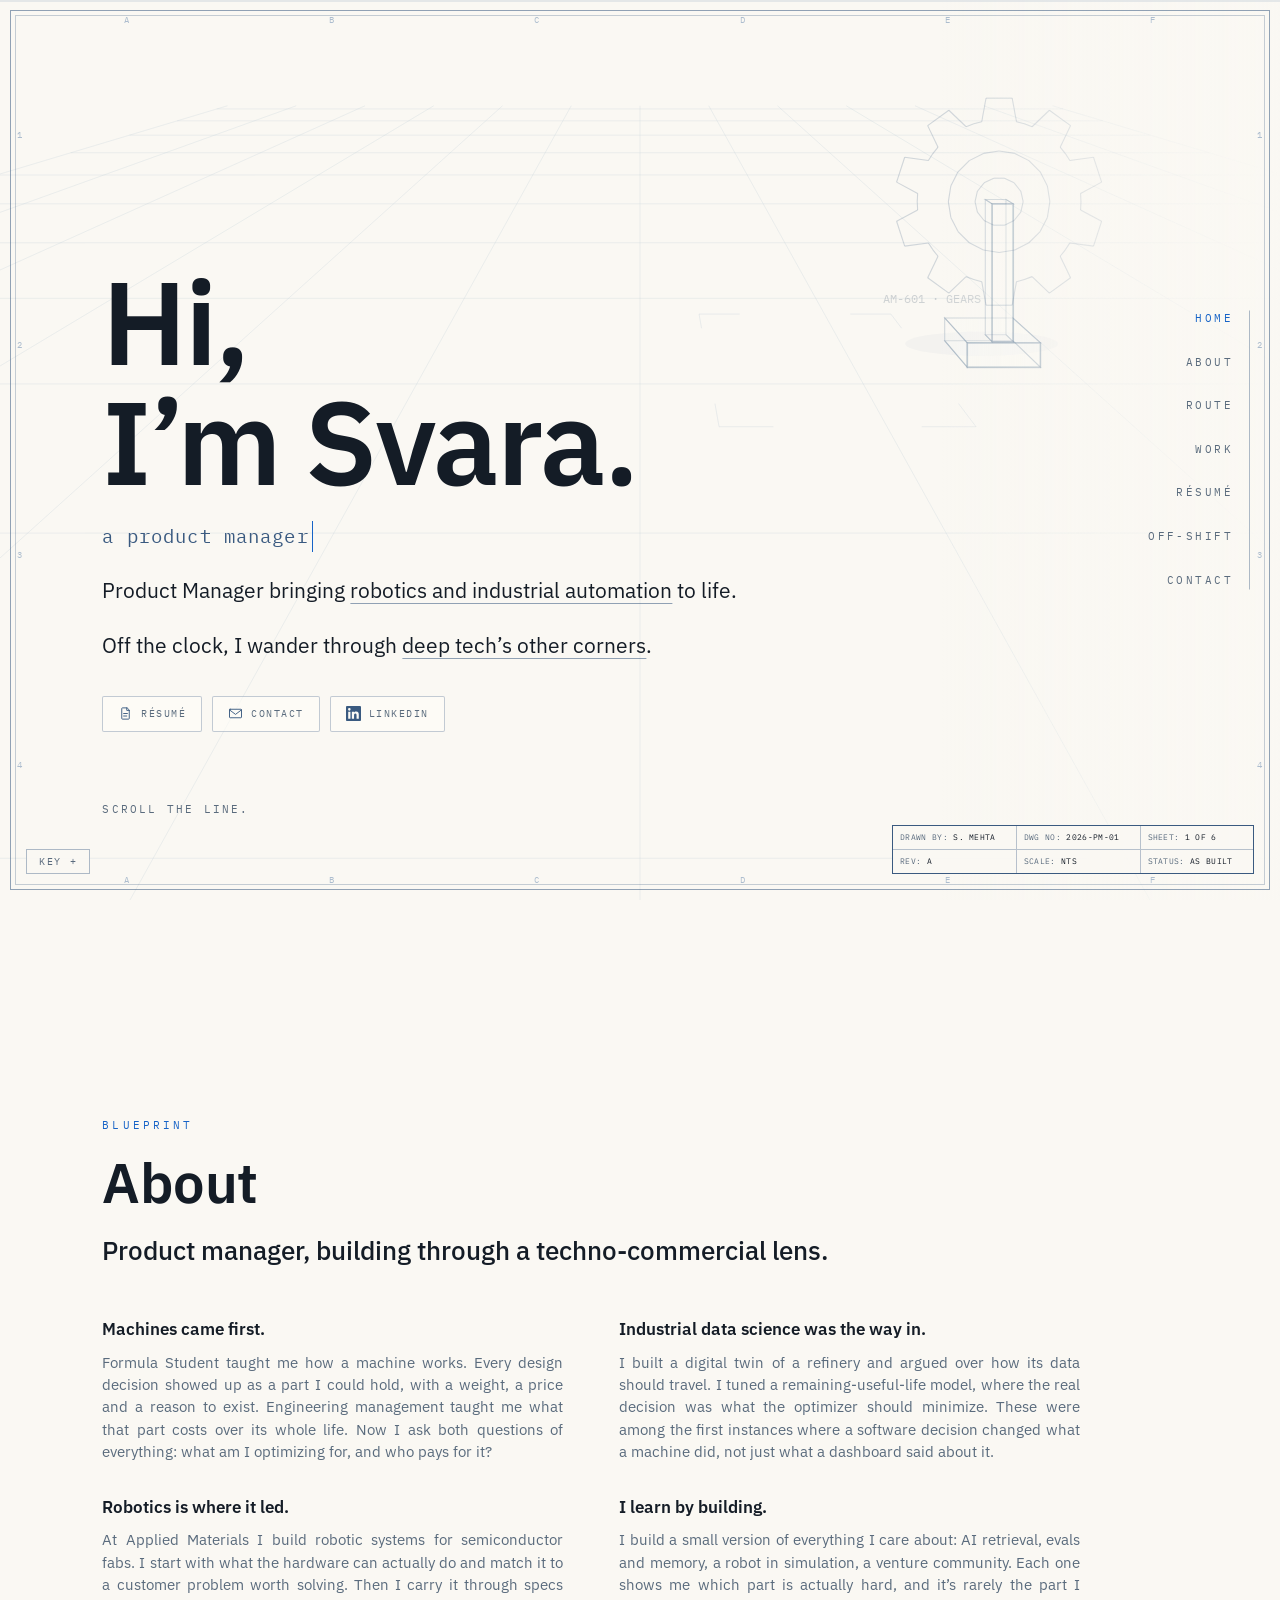
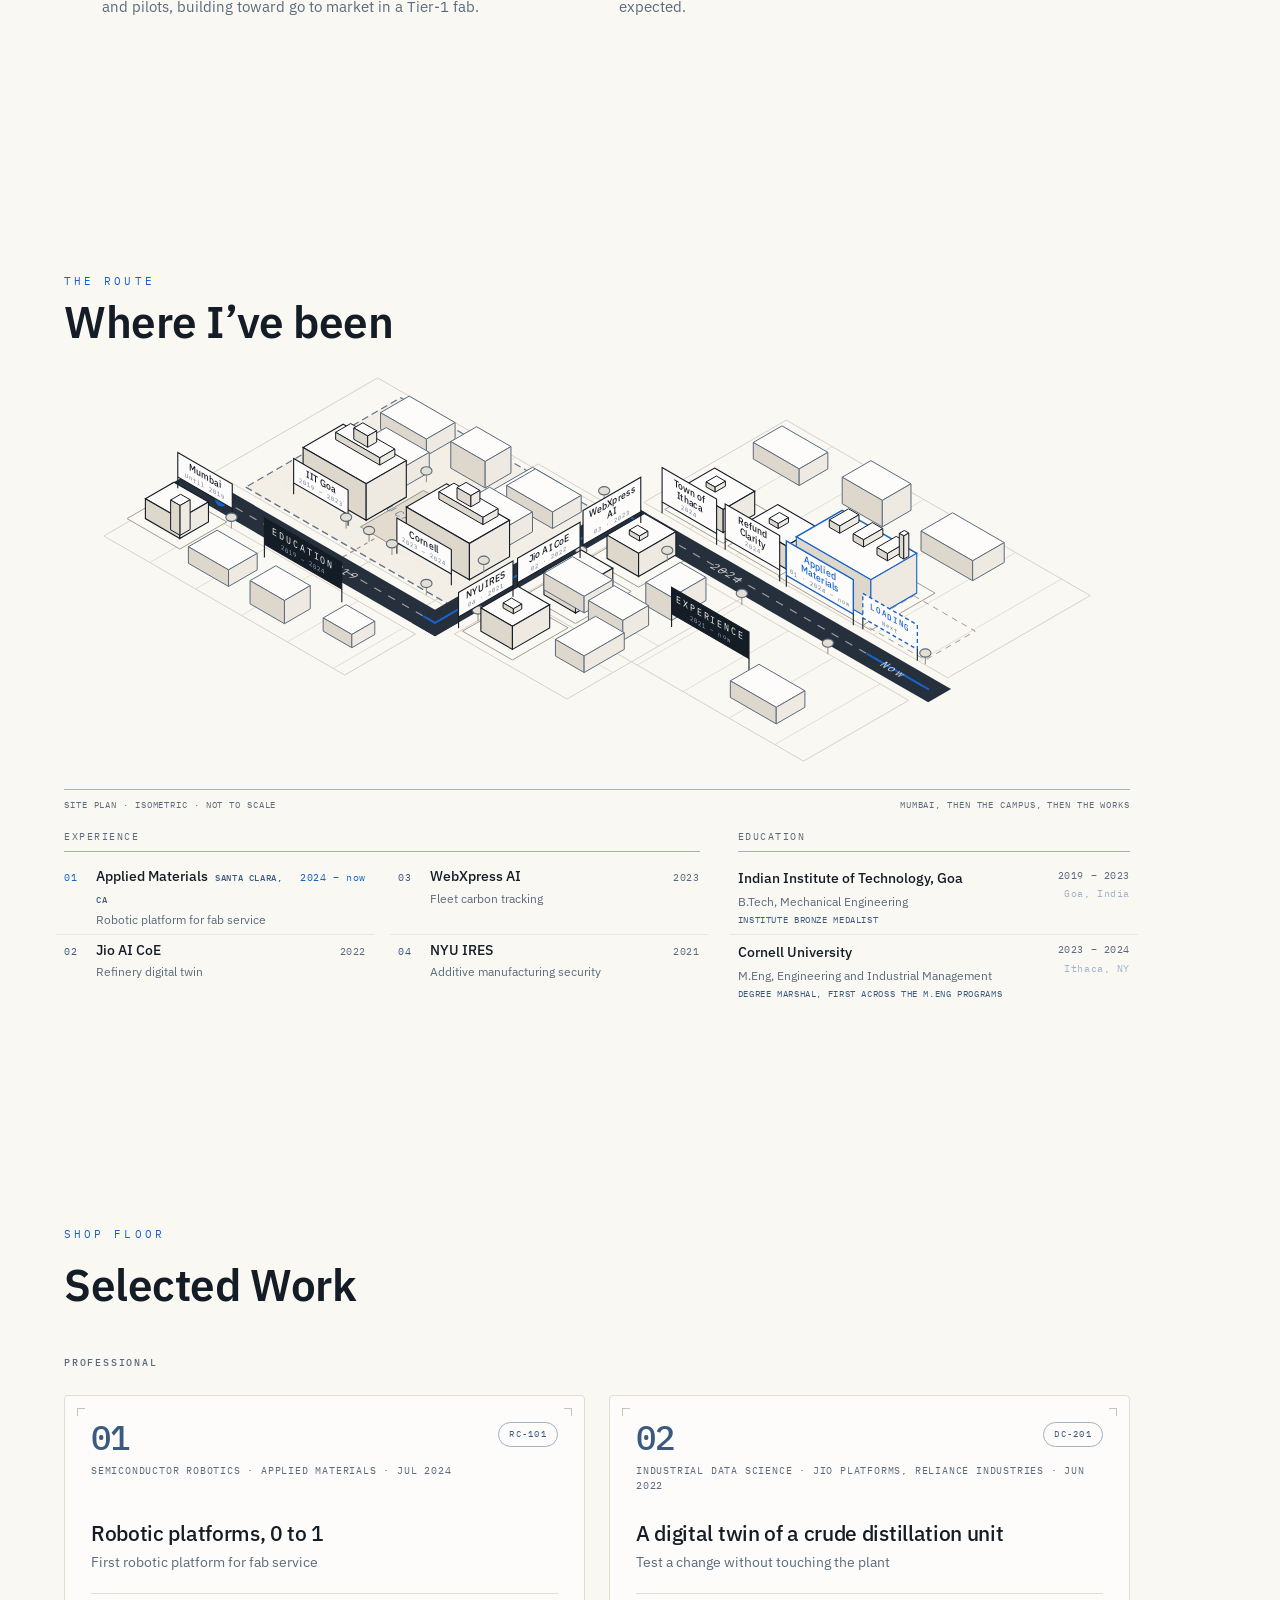
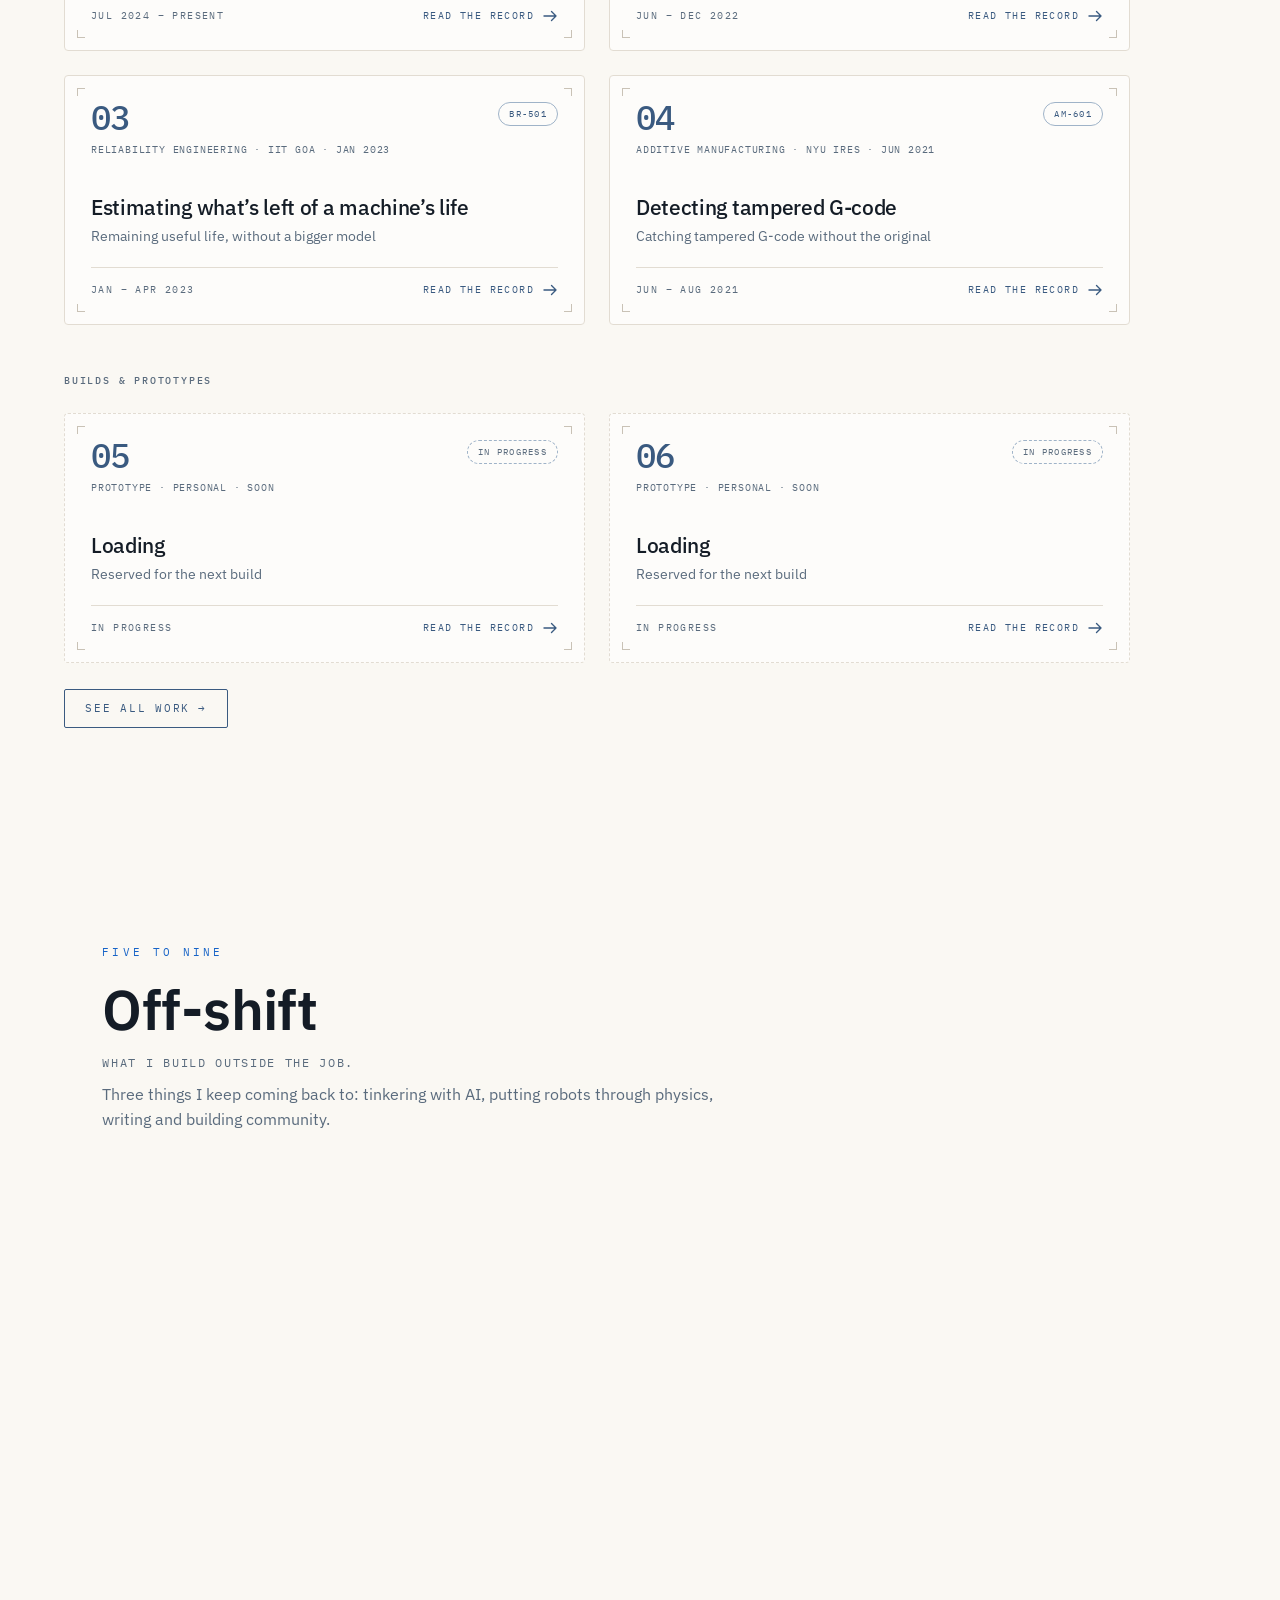
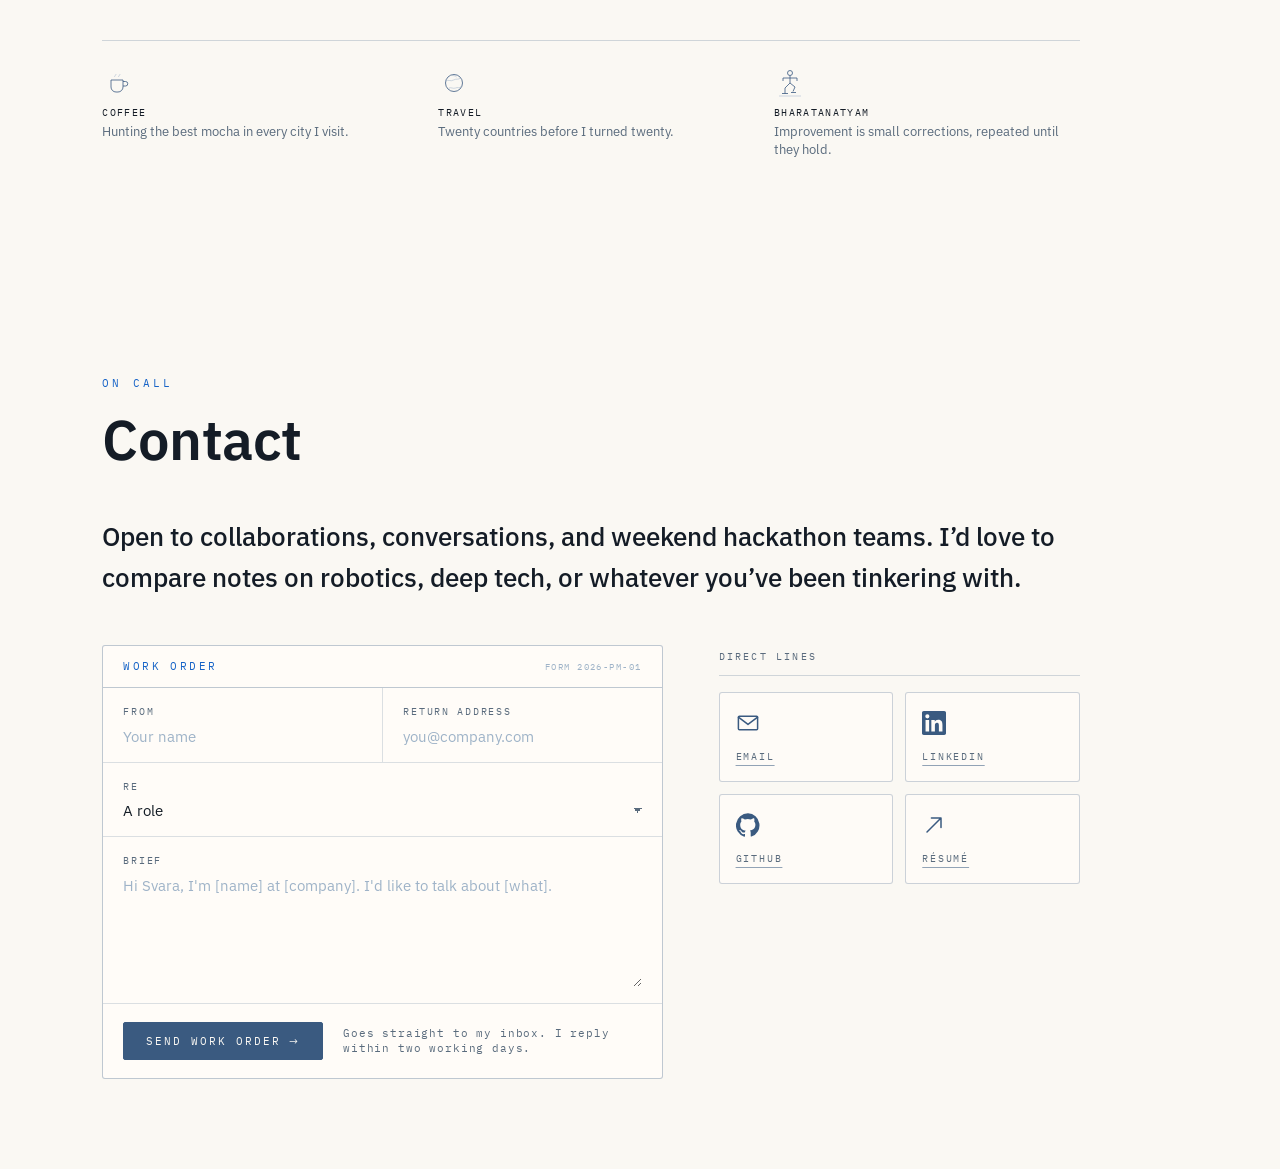
<file: index.html>
<!DOCTYPE html>
<html lang="en">
<head>
  <meta charset="UTF-8" />
  <meta name="viewport" content="width=device-width, initial-scale=1.0" />
  <title>Svara Mehta — Product Manager, robotics and industrial automation</title>
  <meta name="description" content="Svara Mehta — Product Manager bringing robotics and industrial automation to life. A portfolio presented as engineering drawing sheets." />
  <meta name="theme-color" content="#FAF8F3" />
  <link rel="icon" href="data:image/svg+xml,%3Csvg xmlns='http://www.w3.org/2000/svg' viewBox='0 0 32 32'%3E%3Crect width='32' height='32' rx='3' fill='%23FAF8F3'/%3E%3Crect x='5' y='5' width='22' height='22' fill='none' stroke='%233A5A80' stroke-width='1.5'/%3E%3Crect x='8' y='8' width='16' height='16' fill='none' stroke='%239FB3C8' stroke-width='1'/%3E%3C/svg%3E" />
  <link rel="preconnect" href="https://fonts.googleapis.com" />
  <link rel="preconnect" href="https://fonts.gstatic.com" crossorigin />
  <link href="https://fonts.googleapis.com/css2?family=IBM+Plex+Sans:ital,wght@0,400;0,500;0,600;1,400&family=IBM+Plex+Mono:wght@400;500&display=swap" rel="stylesheet" />
  <link rel="stylesheet" href="svara.css?v=1795793653" />
  <script src="route-data.js?v=1795793653" defer></script>
  <script src="work-data.js?v=1795793653" defer></script>
  <script src="svara.js?v=1795793653" defer></script>
</head>
<body class="page-home">
  <div id="root" hidden></div>

  <!-- backdrop scene -->
  <canvas id="scene" class="scene-canvas" data-testid="scene-canvas" aria-hidden="true"></canvas>

  <!-- sheet furniture -->
  <div class="sheet-border" aria-hidden="true"><div class="sheet-border-inner"></div></div>
  <div class="sheet-grid" aria-hidden="true" data-testid="sheet-grid">
    <div class="sg sg-top"><span>A</span><span>B</span><span>C</span><span>D</span><span>E</span><span>F</span></div>
    <div class="sg sg-bottom"><span>A</span><span>B</span><span>C</span><span>D</span><span>E</span><span>F</span></div>
    <div class="sg sg-left"><span>1</span><span>2</span><span>3</span><span>4</span></div>
    <div class="sg sg-right"><span>1</span><span>2</span><span>3</span><span>4</span></div>
  </div>

  <!-- fixed chrome -->
  <div class="progress" data-testid="progress-line"><span id="progress-fill" data-testid="progress-fill"></span></div>

  <nav class="edge-nav" data-testid="edge-nav" aria-label="Sections">
    <a href="#hero" data-testid="nav-link-home">Home</a>
    <a href="#blueprint" data-testid="nav-link-about">About</a>
    <a href="#route" data-testid="nav-link-route">Route</a>
    <a href="#shop-floor" data-testid="nav-link-work">Work</a>
    <a href="resume.html" data-testid="nav-link-resume">R&eacute;sum&eacute;</a>
    <a href="#off-shift" data-testid="nav-link-lately">Off-shift</a>
    <a href="#on-call" data-testid="nav-link-contact">Contact</a>
  </nav>

  <div class="title-block" data-testid="title-block">
    <div class="tb-cell"><span class="tb-k">Drawn by:</span> S. Mehta</div>
    <div class="tb-cell"><span class="tb-k">Dwg No:</span> 2026-PM-01</div>
    <div class="tb-cell"><span class="tb-k">Sheet:</span> <span id="sheet-no" data-testid="sheet-number">1</span> of 6</div>
    <div class="tb-cell"><span class="tb-k">Rev:</span> A</div>
    <div class="tb-cell"><span class="tb-k">Scale:</span> NTS</div>
    <div class="tb-cell"><span class="tb-k">Status:</span> As Built</div>
  </div>

  <div class="legend" data-testid="legend">
    <button class="legend-toggle" id="legend-toggle" data-testid="legend-toggle" aria-expanded="false">Key<span class="legend-caret">+</span></button>
    <div class="legend-panel" id="legend-panel" data-testid="legend-panel" hidden>
      <div class="lg-row"><span class="lg-sw sw-heavy"></span>Silhouette</div>
      <div class="lg-row"><span class="lg-sw sw-med"></span>Object edge</div>
      <div class="lg-row"><span class="lg-sw sw-hair"></span>Detail &amp; dimension</div>
      <div class="lg-row"><span class="lg-sw sw-dash"></span>Hidden feature</div>
      <div class="lg-row"><span class="lg-sw sw-accent"></span>Active section</div>
    </div>
  </div>

  <main>
    <section id="hero" class="section hero" data-testid="hero-section">
      <div class="hero-inner">
        <h1 class="hero-name" data-testid="hero-name">Hi,<br>I&rsquo;m Svara.</h1>
        <p class="hero-type" data-testid="hero-typewriter"><span id="type-text"></span><span class="type-cursor" aria-hidden="true"></span></p>
        <p class="hero-line" data-testid="hero-line-1">Product Manager bringing <a href="#shop-floor" data-testid="hero-link-work">robotics and industrial automation</a> to life.</p>
        <p class="hero-line" data-testid="hero-line-2">Off the clock, I wander through <a href="https://asthegroundtruth.substack.com" target="_blank" rel="noopener" data-testid="hero-link-news">deep tech&rsquo;s other corners</a>.</p>
        <div class="hero-ic" data-testid="hero-links">
          <a class="hic" href="resume.html" data-testid="hero-ic-resume">
            <svg class="hic-m" viewBox="0 0 24 24" aria-hidden="true"><path d="M14 3H7a1 1 0 0 0-1 1v16a1 1 0 0 0 1 1h10a1 1 0 0 0 1-1V7z M14 3v4h4 M9 12h6M9 16h5"/></svg>R&eacute;sum&eacute;
          </a>
          <a class="hic" href="#on-call" data-testid="hero-ic-contact">
            <svg class="hic-m" viewBox="0 0 24 24" aria-hidden="true"><rect x="2.4" y="5.2" width="19.2" height="13.6" rx="1"/><path d="M2.4 6.2 12 13.4l9.6-7.2"/></svg>Contact
          </a>
          <a class="hic" href="https://www.linkedin.com/in/svara-mehta" target="_blank" rel="noopener" data-testid="hero-ic-linkedin">
            <svg class="hic-m hic-m-fill" viewBox="0 0 24 24" aria-hidden="true"><path d="M20.45 20.45h-3.56v-5.57c0-1.33-.03-3.04-1.85-3.04-1.86 0-2.14 1.45-2.14 2.94v5.67H9.35V9h3.41v1.56h.05c.48-.9 1.63-1.85 3.37-1.85 3.6 0 4.27 2.37 4.27 5.45v6.29zM5.34 7.43a2.07 2.07 0 1 1 0-4.14 2.07 2.07 0 0 1 0 4.14zM7.12 20.45H3.55V9h3.57v11.45zM22.22 0H1.77C.79 0 0 .77 0 1.72v20.56C0 23.23.79 24 1.77 24h20.45c.98 0 1.78-.77 1.78-1.72V1.72C24 .77 23.2 0 22.22 0z"/></svg>LinkedIn
          </a>
        </div>
      </div>
      <p class="scroll-hint" data-testid="scroll-hint">Scroll the line.</p>
    </section>
    <section id="blueprint" class="section" data-testid="section-blueprint">
      <div class="section-inner bp-inner">
        <div class="bp-head">
          <p class="callout">Blueprint</p>
          <h2>About</h2>
          <p class="lead-line" data-testid="blueprint-lead">Product manager, building through a techno-commercial lens.</p>
        </div>

        <div class="bp-grid">
          <div class="bp-block" data-testid="bp-block-1">
            <h3>Machines came first.</h3>
            <p>Formula Student taught me how a machine works. Every design decision showed up as a part I could hold, with a weight, a price and a reason to exist. Engineering management taught me what that part costs over its whole life. Now I ask both questions of everything: what am I optimizing for, and who pays for it?</p>
          </div>
          <div class="bp-block" data-testid="bp-block-2">
            <h3>Industrial data science was the way in.</h3>
            <p>I built a digital twin of a refinery and argued over how its data should travel. I tuned a remaining-useful-life model, where the real decision was what the optimizer should minimize. These were among the first instances where a software decision changed what a machine did, not just what a dashboard said about it.</p>
          </div>
          <div class="bp-block" data-testid="bp-block-3">
            <h3>Robotics is where it led.</h3>
            <p>At Applied Materials I build robotic systems for semiconductor fabs. I start with what the hardware can actually do and match it to a customer problem worth solving. Then I carry it through specs and pilots, building toward go to market in a Tier-1 fab.</p>
          </div>
          <div class="bp-block" data-testid="bp-block-4">
            <h3>I learn by building.</h3>
            <p>I build a small version of everything I care about: AI retrieval, evals and memory, a robot in simulation, a venture community. Each one shows me which part is actually hard, and it’s rarely the part I expected.</p>
          </div>
        </div>
        </div>
      </div>
    </section>

    <section id="route" class="section" data-testid="section-route">
      <div class="section-inner">
        <p class="callout">The Route</p>
        <h2>Where I&rsquo;ve been</h2>

        <div class="rt" id="route-map" data-testid="route-map"></div>
      </div>
    </section>

    <section id="shop-floor" class="section" data-testid="section-shop-floor">
      <div class="section-inner">
        <p class="callout">Shop Floor</p>
        <h2>Selected Work</h2>
        <div class="worklist" id="work-list" data-testid="work-list"></div>
        <a class="btn-see-all" href="work.html" data-testid="see-all-work">See all work <span class="arr" aria-hidden="true">&rarr;</span></a>
      </div>
    </section>


    <section id="off-shift" class="section" data-testid="section-off-shift">
      <div class="section-inner">
        <p class="callout">Five To Nine</p>
        <h2>Off-shift</h2>
        <p class="sub">What I build outside the job.</p>
        <p class="sub-note">Three things I keep coming back to: tinkering with AI, putting robots through physics, writing and building community.</p>
      </div>

      <!-- a conveyor: the cards travel, and whatever reaches the middle is
           held and read out before the belt moves on. It can be dragged or
           swiped along too, and picks the travel back up when let go. -->
      <div class="belt-wrap" data-testid="belt">
        <div class="belt" id="belt" data-testid="belt-track" role="list"></div>
        <div class="belt-rail" aria-hidden="true"></div>
      </div>

      <div class="section-inner">
        <aside class="pieces" data-testid="pieces">
          <div class="piece" data-testid="piece-coffee">
            <svg viewBox="0 0 64 64" class="glyph"><path d="M18 26 h24 v14 a10 10 0 0 1 -10 10 h-4 a10 10 0 0 1 -10 -10 Z" class="g-med"/><path d="M42 29 h5 a4 4 0 0 1 0 9 h-5" class="g-med"/><path d="M25 20 c0 -3 3 -3 3 -6 M33 20 c0 -3 3 -3 3 -6" class="g-hair"/></svg>
            <p class="p-line"><span class="p-tag">Coffee</span>Hunting the best mocha in every city I visit.</p>
          </div>
          <div class="piece" data-testid="piece-travel">
            <svg viewBox="0 0 64 64" class="glyph"><circle cx="32" cy="32" r="17" class="g-med"/><path d="M15 28 c6 -4 10 2 16 -2 c5 -3 10 0 14 -4 M22 42 c4 -2 8 2 13 0 c4 -2 8 1 11 -3 M28 16 c3 2 7 1 9 4" class="g-hair"/></svg>
            <p class="p-line"><span class="p-tag">Travel</span>Twenty countries before I turned twenty.</p>
          </div>
          <div class="piece" data-testid="piece-dance">
            <svg viewBox="0 0 64 64" class="glyph"><circle cx="32" cy="12" r="5" class="g-med"/><path d="M32 17 v15" class="g-med"/><path d="M32 22 h-14 v6 M32 22 h14 v6" class="g-med"/><path d="M32 32 l-10 10 v11 M32 32 l10 8 l-4 9" class="g-med"/><path d="M16 53 h12 M34 51 h10" class="g-med"/><path d="M10 58 h44" class="g-hair"/></svg>
            <p class="p-line"><span class="p-tag">Bharatanatyam</span>Improvement is small corrections, repeated until they hold.</p>
          </div>
        </aside>
      </div>
    </section>

    <section id="on-call" class="section" data-testid="section-on-call">
      <div class="section-inner">
        <p class="callout">On Call</p>
        <h2>Contact</h2>
        <p class="lead-line" data-testid="oncall-lead">Open to collaborations, conversations, and weekend hackathon teams. I&rsquo;d love to compare notes on robotics, deep tech, or whatever you&rsquo;ve been tinkering with.</p>

        <div class="oc-body">
          <form class="wo" id="wo-form" novalidate data-testid="contact-form">
            <div class="wo-head">
              <span class="wo-t">Work order</span>
              <span class="wo-no">Form 2026-PM-01</span>
            </div>

            <div class="wo-grid">
              <p class="wo-f">
                <label for="wo-name">From</label>
                <input id="wo-name" name="name" type="text" autocomplete="name" placeholder="Your name" data-testid="wo-name" />
              </p>
              <p class="wo-f">
                <label for="wo-email">Return address</label>
                <input id="wo-email" name="email" type="email" autocomplete="email" placeholder="you@company.com" data-testid="wo-email" />
              </p>
              <p class="wo-f wo-f-full">
                <label for="wo-re">Re</label>
                <!-- options come from CONTACT_RE in svara.js -->
                <select id="wo-re" name="subject" data-testid="wo-re"></select>
              </p>
              <!-- only shown for the option that asks the reader to say what
                   it is about in their own words -->
              <p class="wo-f wo-f-full" id="wo-other-f" data-testid="wo-other-field" hidden>
                <label for="wo-other">Subject</label>
                <input id="wo-other" name="subject_other" type="text" placeholder="In a few words" data-testid="wo-other" />
              </p>
              <p class="wo-f wo-f-full">
                <label for="wo-msg">Brief</label>
                <textarea id="wo-msg" name="message" rows="5" placeholder="Hi Svara, I'm [name] at [company]. I'd like to talk about [what]." data-testid="wo-msg"></textarea>
              </p>
            </div>

            <input type="checkbox" name="botcheck" id="wo-botcheck" class="wo-bot" tabindex="-1" autocomplete="off" aria-hidden="true" />

            <div class="wo-foot">
              <button type="submit" class="wo-send" data-testid="wo-send">Send work order <span class="arr">&rarr;</span></button>
              <p class="wo-note" id="wo-note" data-testid="wo-note" role="status" aria-live="polite"></p>
            </div>
          </form>

          <div class="direct" data-testid="contact-links">
            <p class="direct-t">Direct lines</p>
            <div class="dgrid">
              <a class="dbox" href="mailto:mehtasvarav@gmail.com" data-testid="link-email">
                <svg class="db-m" viewBox="0 0 24 24" aria-hidden="true"><rect x="2.4" y="5.2" width="19.2" height="13.6" rx="1"/><path d="M2.4 6.2 12 13.4l9.6-7.2"/></svg>
                <span class="db-k">Email</span>
              </a>
              <a class="dbox" href="https://www.linkedin.com/in/svara-mehta" target="_blank" rel="noopener" data-testid="link-linkedin">
                <svg class="db-m db-m-fill" viewBox="0 0 24 24" aria-hidden="true"><path d="M20.45 20.45h-3.56v-5.57c0-1.33-.03-3.04-1.85-3.04-1.86 0-2.14 1.45-2.14 2.94v5.67H9.35V9h3.41v1.56h.05c.48-.9 1.63-1.85 3.37-1.85 3.6 0 4.27 2.37 4.27 5.45v6.29zM5.34 7.43a2.07 2.07 0 1 1 0-4.14 2.07 2.07 0 0 1 0 4.14zM7.12 20.45H3.55V9h3.57v11.45zM22.22 0H1.77C.79 0 0 .77 0 1.72v20.56C0 23.23.79 24 1.77 24h20.45c.98 0 1.78-.77 1.78-1.72V1.72C24 .77 23.2 0 22.22 0z"/></svg>
                <span class="db-k">LinkedIn</span>
              </a>
              <a class="dbox" href="https://github.com/svara-2311" target="_blank" rel="noopener" data-testid="link-github">
                <svg class="db-m db-m-fill" viewBox="0 0 24 24" aria-hidden="true"><path d="M12 .3a12 12 0 0 0-3.8 23.4c.6.1.8-.3.8-.6v-2c-3.3.7-4-1.6-4-1.6-.6-1.4-1.4-1.8-1.4-1.8-1-.7.1-.7.1-.7 1.2.1 1.8 1.2 1.8 1.2 1 1.8 2.8 1.3 3.5 1 .1-.8.4-1.3.7-1.6-2.7-.3-5.5-1.3-5.5-5.9 0-1.3.5-2.4 1.2-3.2-.1-.3-.5-1.5.1-3.2 0 0 1-.3 3.3 1.2a11.5 11.5 0 0 1 6 0C17.1 4.9 18.1 5.2 18.1 5.2c.6 1.7.2 2.9.1 3.2.8.8 1.2 1.9 1.2 3.2 0 4.6-2.8 5.6-5.5 5.9.4.4.8 1.1.8 2.2v3.3c0 .3.2.7.8.6A12 12 0 0 0 12 .3z"/></svg>
                <span class="db-k">GitHub</span>
              </a>
              <a class="dbox" href="resume.html" data-testid="link-resume">
                <svg class="db-m" viewBox="0 0 24 24" aria-hidden="true"><path d="M5 19 19 5M9.4 5H19v9.6"/></svg>
                <span class="db-k">R&eacute;sum&eacute;</span>
              </a>
            </div>
          </div>
        </div>
      </div>
    </section>
  </main>

  <!-- the sheet's own title block, full width, at the end of the drawing -->

  <!-- selected work: the record behind a row, drawn over the sheet -->
  <div class="wk-overlay" id="work-overlay" data-testid="work-overlay" hidden>
    <div class="wk-backdrop" data-testid="work-backdrop"></div>
    <aside class="wk-modal" id="work-panel" data-testid="work-panel"
           role="dialog" aria-modal="true" aria-labelledby="wk-title" tabindex="-1"></aside>
  </div>

  <noscript><p class="noscript-note">This site draws itself with JavaScript. Please enable it.</p></noscript>
</body>
</html>
</file>
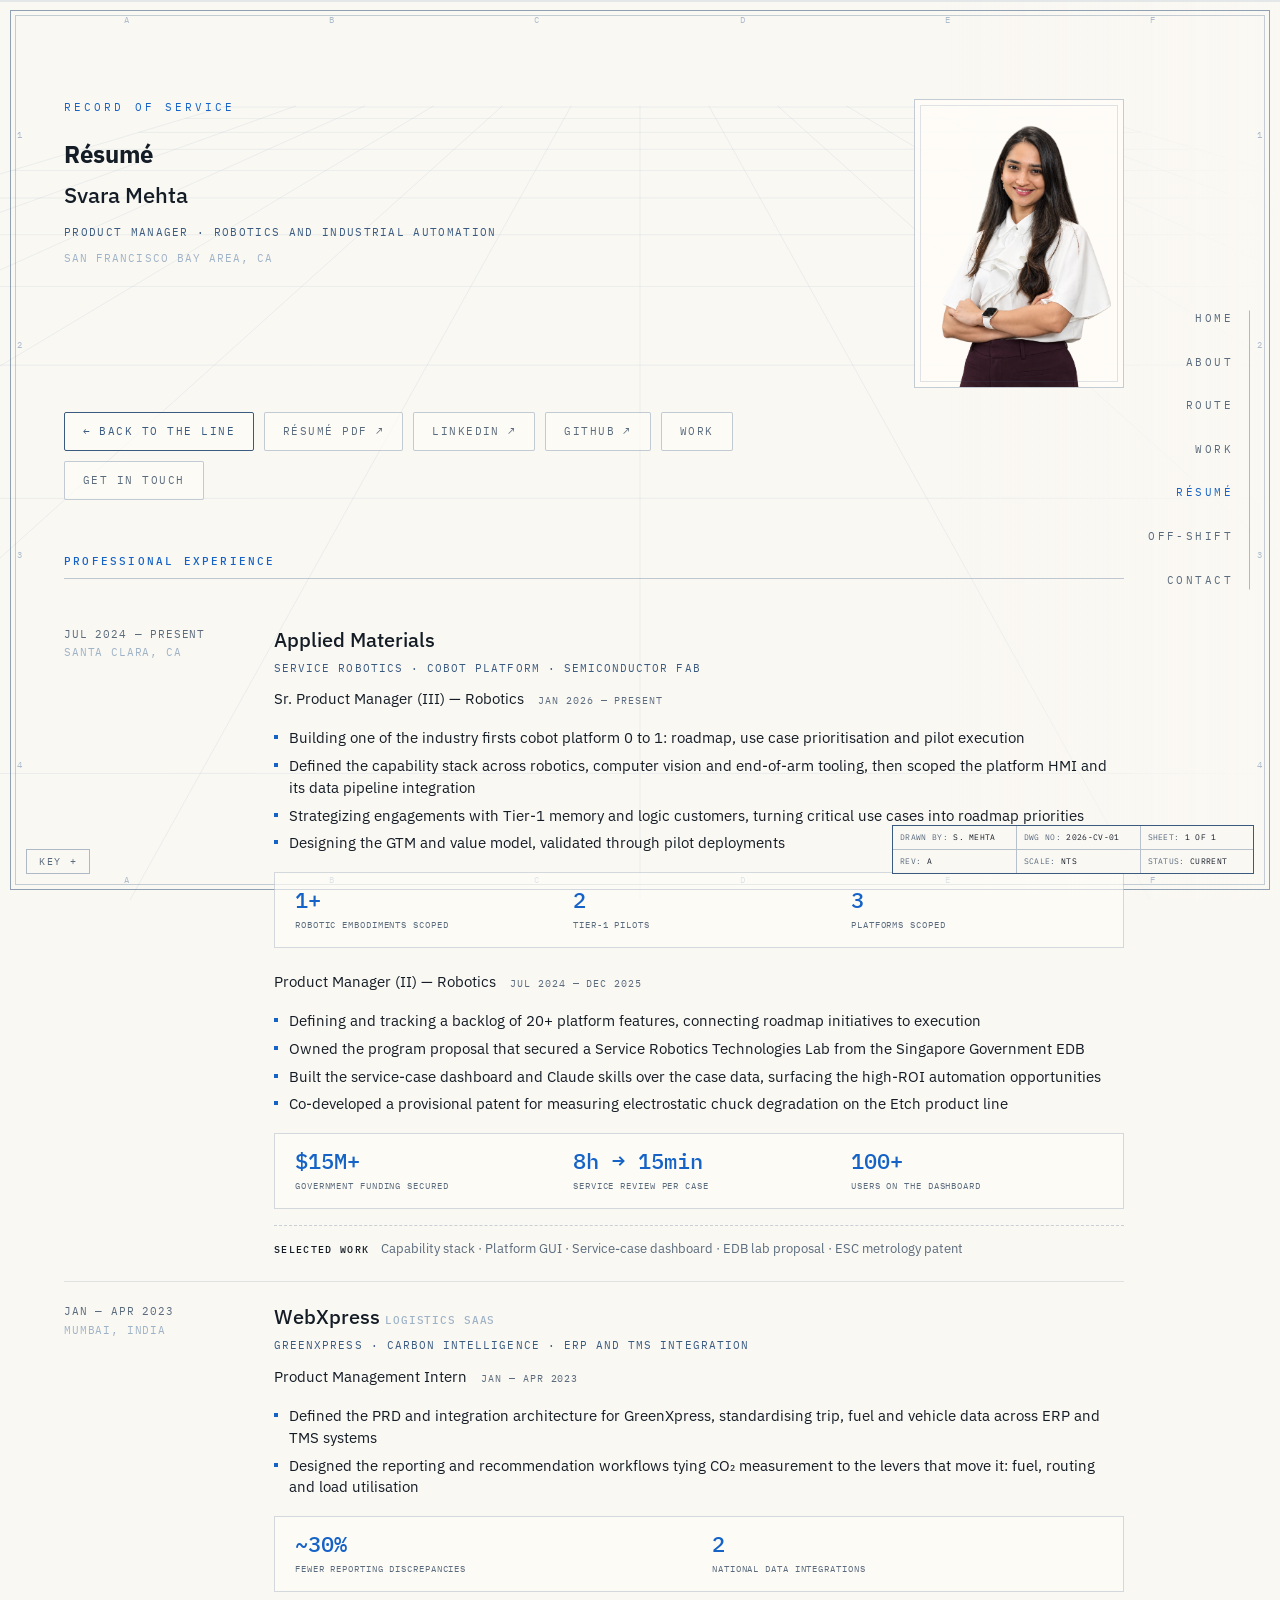
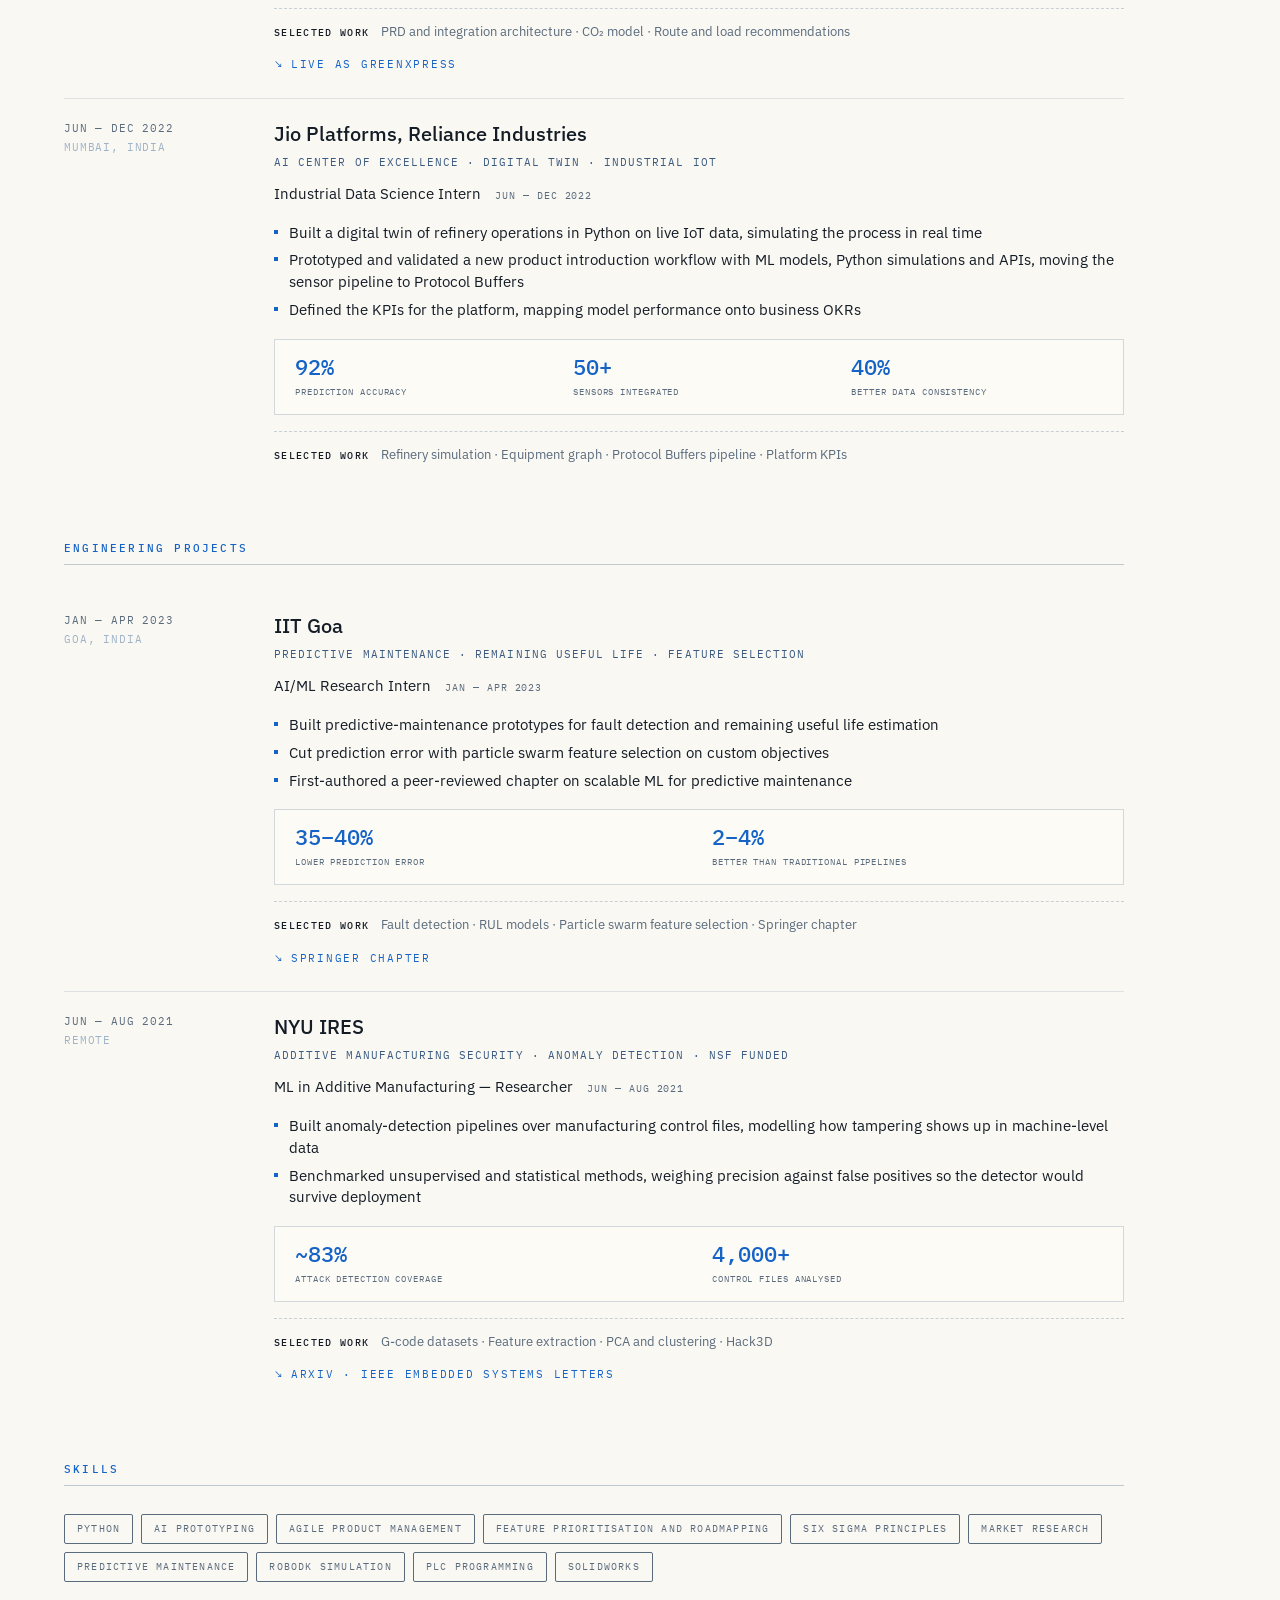
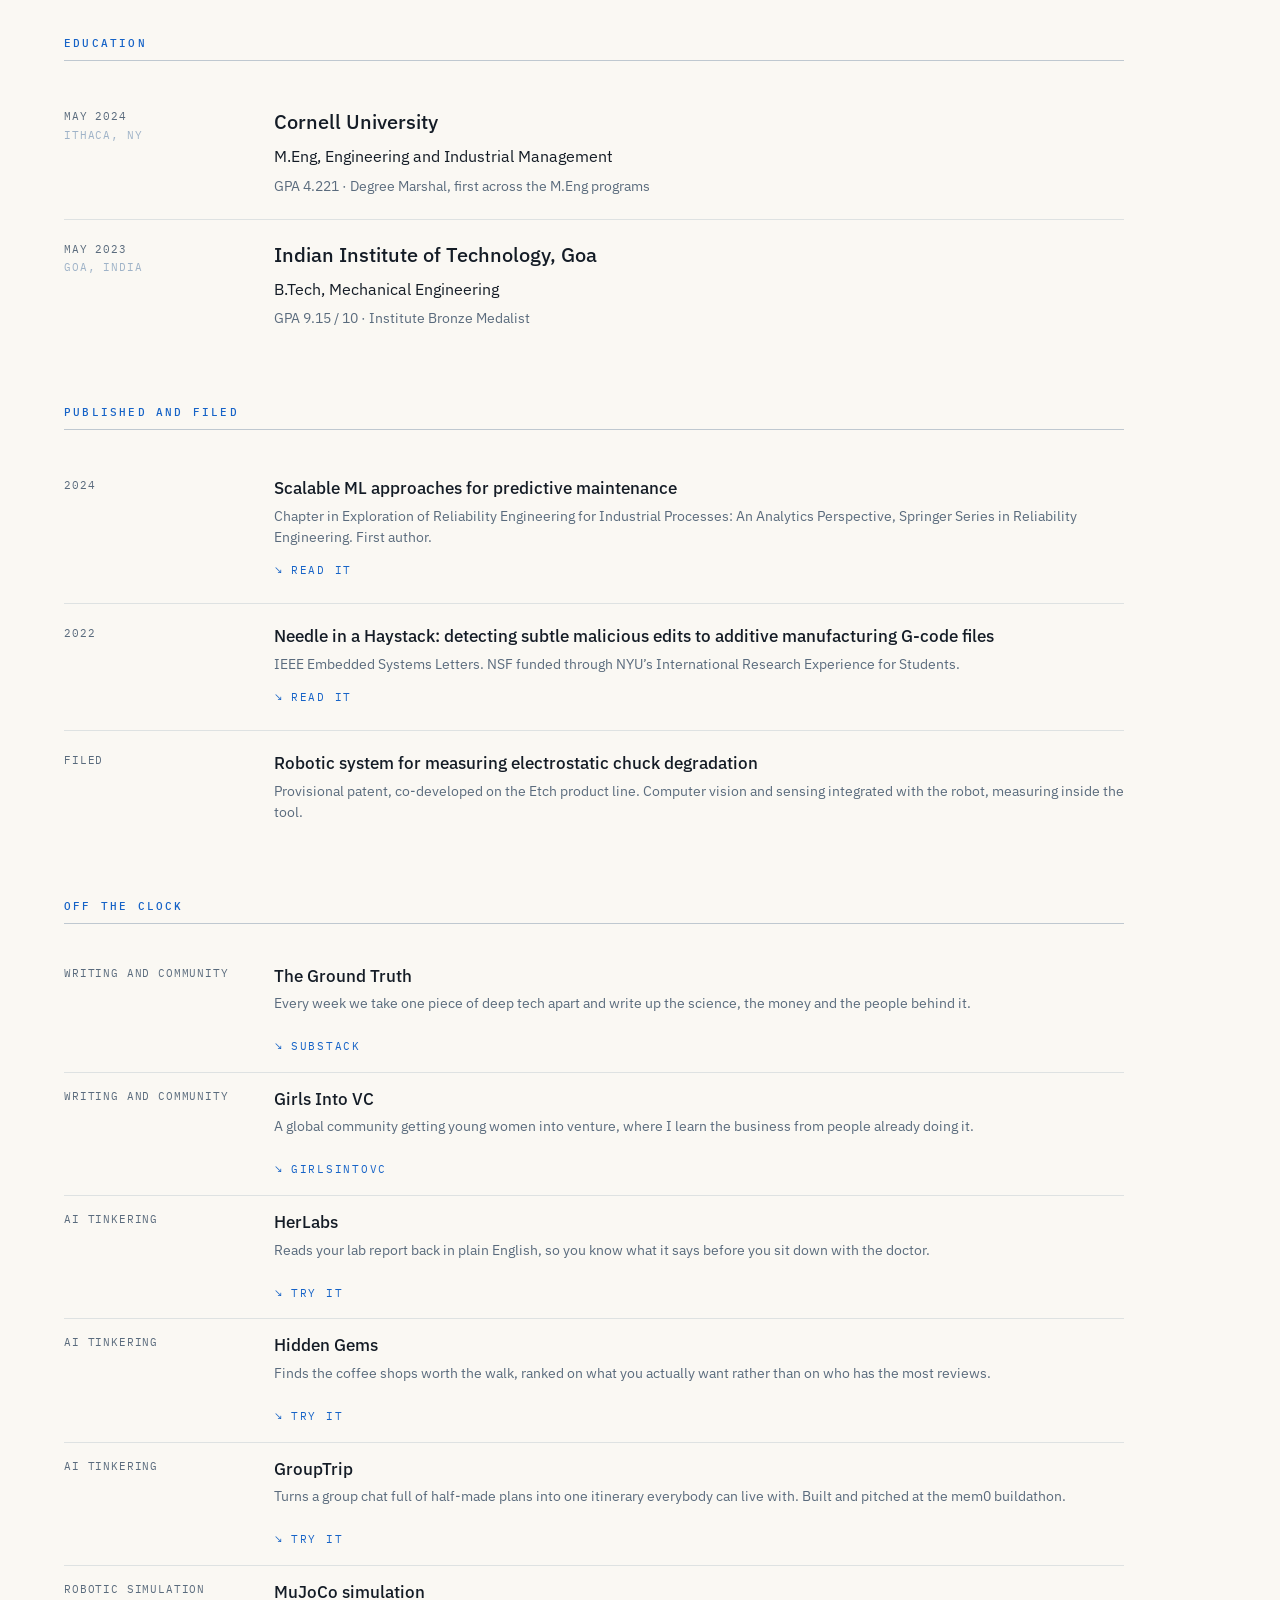
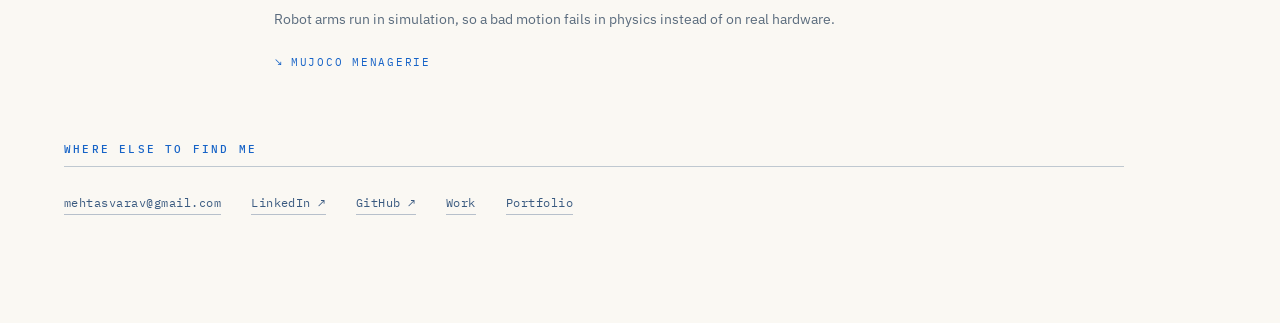
<file: resume.html>
<!DOCTYPE html>
<html lang="en">
<head>
  <meta charset="UTF-8" />
  <meta name="viewport" content="width=device-width, initial-scale=1.0" />
  <title>Résumé — Svara Mehta</title>
  <meta name="description" content="Svara Mehta — Product Manager bringing robotics and industrial automation to life. The record of service, on one sheet." />
  <meta name="theme-color" content="#FAF8F3" />
  <link rel="icon" href="data:image/svg+xml,%3Csvg xmlns='http://www.w3.org/2000/svg' viewBox='0 0 32 32'%3E%3Crect width='32' height='32' rx='3' fill='%23FAF8F3'/%3E%3Crect x='5' y='5' width='22' height='22' fill='none' stroke='%233A5A80' stroke-width='1.5'/%3E%3Crect x='8' y='8' width='16' height='16' fill='none' stroke='%239FB3C8' stroke-width='1'/%3E%3C/svg%3E" />
  <link rel="preconnect" href="https://fonts.googleapis.com" />
  <link rel="preconnect" href="https://fonts.gstatic.com" crossorigin />
  <link href="https://fonts.googleapis.com/css2?family=IBM+Plex+Sans:ital,wght@0,400;0,500;0,600;1,400&family=IBM+Plex+Mono:wght@400;500&display=swap" rel="stylesheet" />
  <link rel="stylesheet" href="svara.css?v=1795793653" />
  <script src="svara.js?v=1795793653" defer></script>
</head>
<body class="page-resume">
  <div id="root" hidden></div>

  <!-- backdrop scene -->
  <canvas id="scene" class="scene-canvas" data-testid="scene-canvas" aria-hidden="true"></canvas>

  <!-- sheet furniture -->
  <div class="sheet-border" aria-hidden="true"><div class="sheet-border-inner"></div></div>
  <div class="sheet-grid" aria-hidden="true" data-testid="sheet-grid">
    <div class="sg sg-top"><span>A</span><span>B</span><span>C</span><span>D</span><span>E</span><span>F</span></div>
    <div class="sg sg-bottom"><span>A</span><span>B</span><span>C</span><span>D</span><span>E</span><span>F</span></div>
    <div class="sg sg-left"><span>1</span><span>2</span><span>3</span><span>4</span></div>
    <div class="sg sg-right"><span>1</span><span>2</span><span>3</span><span>4</span></div>
  </div>

  <!-- fixed chrome -->
  <div class="progress" data-testid="progress-line"><span id="progress-fill" data-testid="progress-fill"></span></div>

  <nav class="edge-nav" data-testid="edge-nav" aria-label="Sections">
    <a href="index.html#hero" data-testid="nav-link-home">Home</a>
    <a href="index.html#blueprint" data-testid="nav-link-about">About</a>
    <a href="index.html#route" data-testid="nav-link-route">Route</a>
    <a href="work.html" data-testid="nav-link-work">Work</a>
    <a href="resume.html" data-testid="nav-link-resume" aria-current="page">R&eacute;sum&eacute;</a>
    <a href="index.html#off-shift" data-testid="nav-link-lately">Off-shift</a>
    <a href="index.html#on-call" data-testid="nav-link-contact">Contact</a>
  </nav>

  <div class="title-block" data-testid="title-block">
    <div class="tb-cell"><span class="tb-k">Drawn by:</span> S. Mehta</div>
    <div class="tb-cell"><span class="tb-k">Dwg No:</span> 2026-CV-01</div>
    <div class="tb-cell"><span class="tb-k">Sheet:</span> 1 of 1</div>
    <div class="tb-cell"><span class="tb-k">Rev:</span> A</div>
    <div class="tb-cell"><span class="tb-k">Scale:</span> NTS</div>
    <div class="tb-cell"><span class="tb-k">Status:</span> Current</div>
  </div>

  <div class="legend" data-testid="legend">
    <button class="legend-toggle" id="legend-toggle" data-testid="legend-toggle" aria-expanded="false">Key<span class="legend-caret">+</span></button>
    <div class="legend-panel" id="legend-panel" data-testid="legend-panel" hidden>
      <div class="lg-row"><span class="lg-sw sw-heavy"></span>Silhouette</div>
      <div class="lg-row"><span class="lg-sw sw-med"></span>Object edge</div>
      <div class="lg-row"><span class="lg-sw sw-hair"></span>Detail &amp; dimension</div>
      <div class="lg-row"><span class="lg-sw sw-dash"></span>Hidden feature</div>
      <div class="lg-row"><span class="lg-sw sw-accent"></span>Active section</div>
    </div>
  </div>

  <main>
    <section id="resume" class="section" data-testid="section-resume">
      <div class="section-inner">
        <header class="wp-head cv-head">
          <div class="cv-head-txt">
            <p class="callout">Record of Service</p>
            <h1>R&eacute;sum&eacute;</h1>
            <p class="cv-name">Svara Mehta</p>
            <p class="wp-role">Product manager &middot; robotics and industrial automation</p>
            <p class="cv-where">San Francisco Bay Area, CA</p>
          </div>
          <figure class="cv-photo" data-testid="cv-photo">
            <img src="img/svara.png" alt="Svara Mehta" width="300" height="440" />
          </figure>
          <div class="wp-acts" data-testid="resume-actions">
            <a class="wp-btn wp-btn-key" href="index.html" data-testid="cv-back">
              <span class="arr" aria-hidden="true">&larr;</span> Back to the line
            </a>
            <a class="wp-btn" href="https://docs.google.com/document/d/1C8dsD9KQ1Hc4ltvU4LNf-x8ilKTJUwt_HlvixTPZYzU/export?format=pdf" target="_blank" rel="noopener" data-testid="cv-pdf">R&eacute;sum&eacute; PDF <span class="arr" aria-hidden="true">&nearr;</span></a>
            <a class="wp-btn" href="https://www.linkedin.com/in/svara-mehta" target="_blank" rel="noopener" data-testid="cv-linkedin">LinkedIn <span class="arr" aria-hidden="true">&nearr;</span></a>
            <a class="wp-btn" href="https://github.com/svara-2311" target="_blank" rel="noopener" data-testid="cv-github">GitHub <span class="arr" aria-hidden="true">&nearr;</span></a>
            <a class="wp-btn" href="work.html" data-testid="cv-work">Work</a>
            <a class="wp-btn" href="index.html#on-call" data-testid="cv-contact">Get in touch</a>
          </div>
        </header>
        <div id="resume-body" data-testid="resume-body"></div>
      </div>
    </section>
  </main>

  <noscript><p class="noscript-note">This site draws itself with JavaScript. Please enable it.</p></noscript>
</body>
</html>
</file>
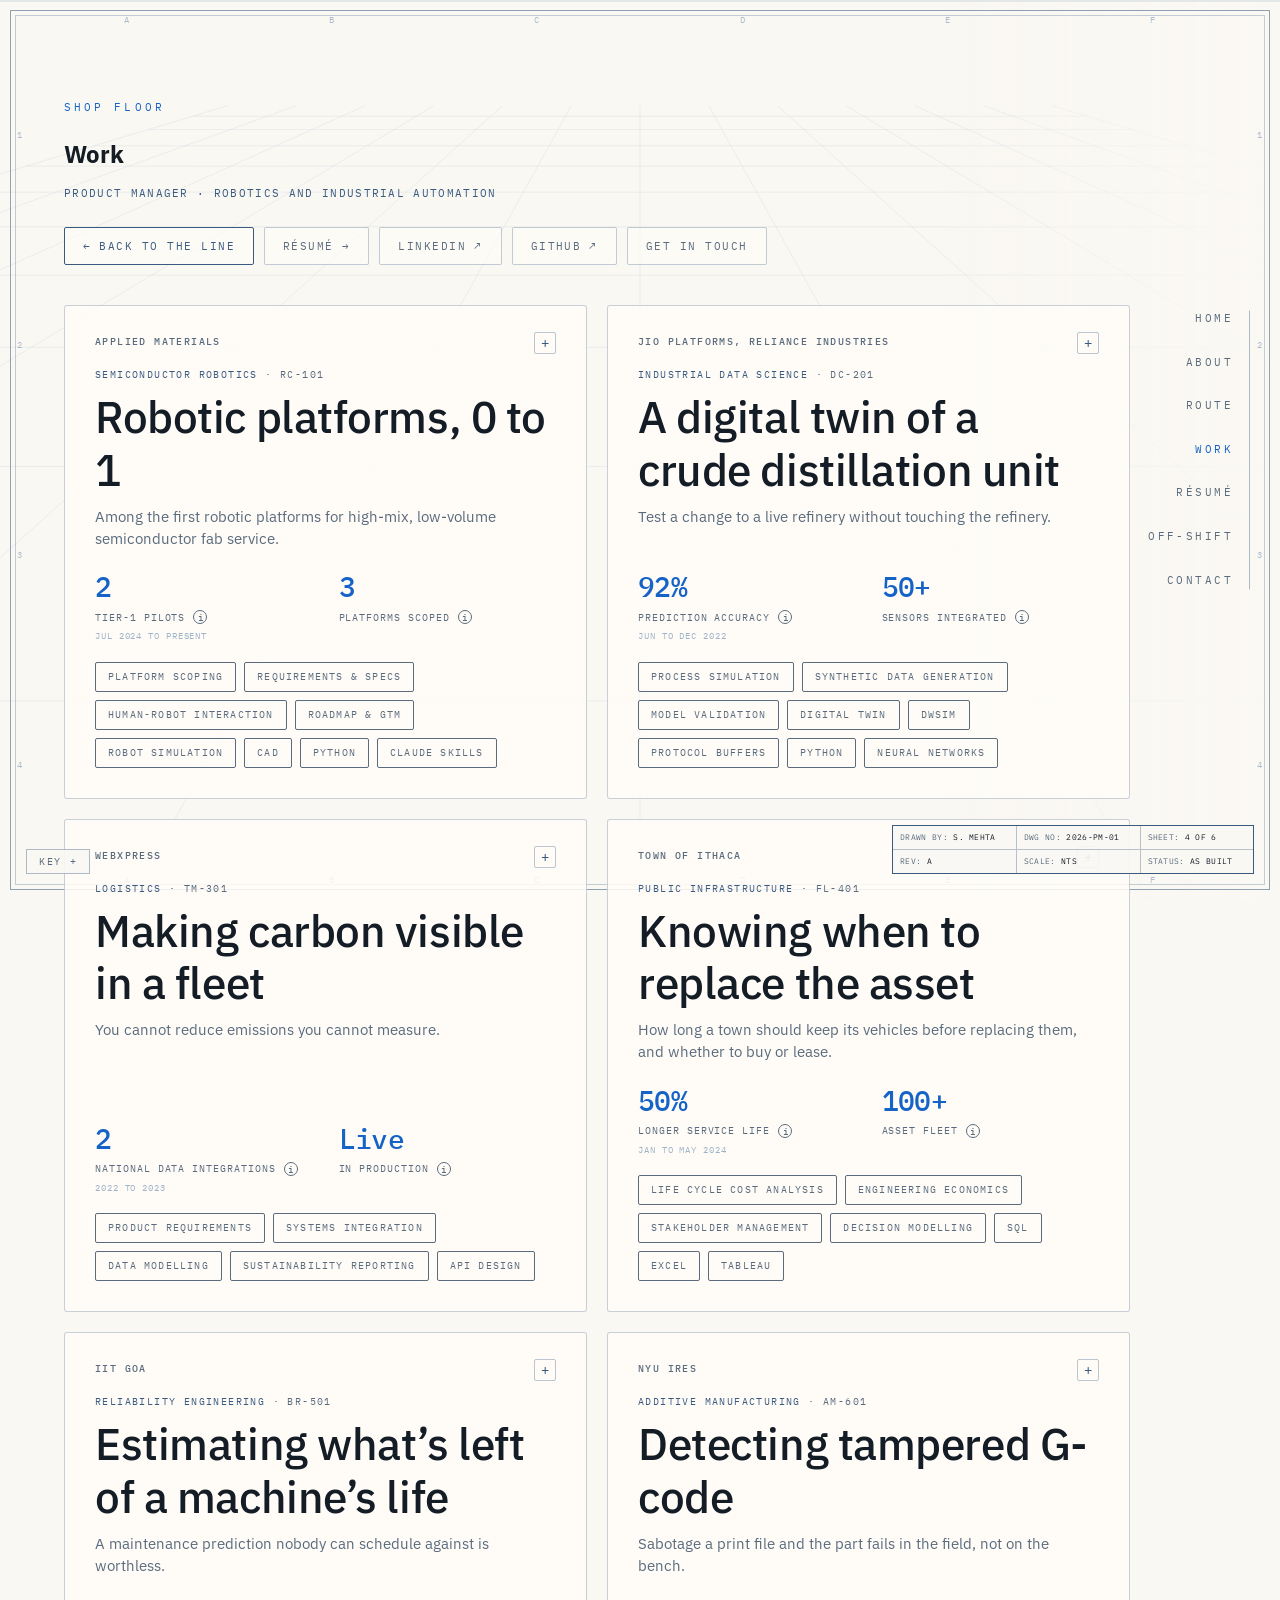
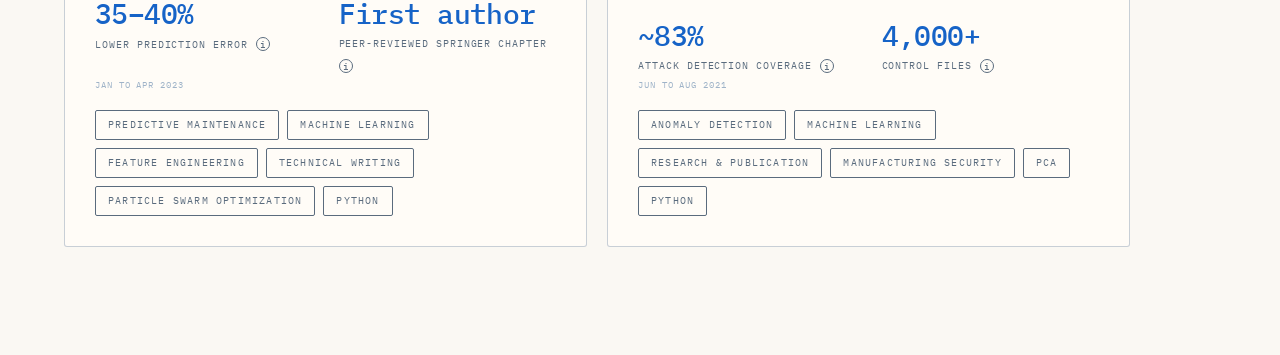
<file: work.html>
<!DOCTYPE html>
<html lang="en">
<head>
  <meta charset="UTF-8" />
  <meta name="viewport" content="width=device-width, initial-scale=1.0" />
  <title>Work — Svara Mehta</title>
  <meta name="description" content="Svara Mehta — Product Manager bringing robotics and industrial automation to life. A portfolio presented as engineering drawing sheets." />
  <meta name="theme-color" content="#FAF8F3" />
  <link rel="icon" href="data:image/svg+xml,%3Csvg xmlns='http://www.w3.org/2000/svg' viewBox='0 0 32 32'%3E%3Crect width='32' height='32' rx='3' fill='%23FAF8F3'/%3E%3Crect x='5' y='5' width='22' height='22' fill='none' stroke='%233A5A80' stroke-width='1.5'/%3E%3Crect x='8' y='8' width='16' height='16' fill='none' stroke='%239FB3C8' stroke-width='1'/%3E%3C/svg%3E" />
  <link rel="preconnect" href="https://fonts.googleapis.com" />
  <link rel="preconnect" href="https://fonts.gstatic.com" crossorigin />
  <link href="https://fonts.googleapis.com/css2?family=IBM+Plex+Sans:ital,wght@0,400;0,500;0,600;1,400&family=IBM+Plex+Mono:wght@400;500&display=swap" rel="stylesheet" />
  <link rel="stylesheet" href="svara.css?v=1795793653" />
  <script src="svara.js?v=1795793653" defer></script>
</head>
<body class="page-work">
  <div id="root" hidden></div>

  <!-- backdrop scene -->
  <canvas id="scene" class="scene-canvas" data-testid="scene-canvas" aria-hidden="true"></canvas>

  <!-- sheet furniture -->
  <div class="sheet-border" aria-hidden="true"><div class="sheet-border-inner"></div></div>
  <div class="sheet-grid" aria-hidden="true" data-testid="sheet-grid">
    <div class="sg sg-top"><span>A</span><span>B</span><span>C</span><span>D</span><span>E</span><span>F</span></div>
    <div class="sg sg-bottom"><span>A</span><span>B</span><span>C</span><span>D</span><span>E</span><span>F</span></div>
    <div class="sg sg-left"><span>1</span><span>2</span><span>3</span><span>4</span></div>
    <div class="sg sg-right"><span>1</span><span>2</span><span>3</span><span>4</span></div>
  </div>

  <!-- fixed chrome -->
  <div class="progress" data-testid="progress-line"><span id="progress-fill" data-testid="progress-fill"></span></div>

  <nav class="edge-nav" data-testid="edge-nav" aria-label="Sections">
    <a href="index.html#hero" data-testid="nav-link-home">Home</a>
    <a href="index.html#blueprint" data-testid="nav-link-about">About</a>
    <a href="index.html#route" data-testid="nav-link-route">Route</a>
    <a href="work.html" data-testid="nav-link-work" aria-current="page">Work</a>
    <a href="resume.html" data-testid="nav-link-resume">R&eacute;sum&eacute;</a>
    <a href="index.html#off-shift" data-testid="nav-link-lately">Off-shift</a>
    <a href="index.html#on-call" data-testid="nav-link-contact">Contact</a>
  </nav>

  <div class="title-block" data-testid="title-block">
    <div class="tb-cell"><span class="tb-k">Drawn by:</span> S. Mehta</div>
    <div class="tb-cell"><span class="tb-k">Dwg No:</span> 2026-PM-01</div>
    <div class="tb-cell"><span class="tb-k">Sheet:</span> <span id="sheet-no" data-testid="sheet-number">4</span> of 6</div>
    <div class="tb-cell"><span class="tb-k">Rev:</span> A</div>
    <div class="tb-cell"><span class="tb-k">Scale:</span> NTS</div>
    <div class="tb-cell"><span class="tb-k">Status:</span> As Built</div>
  </div>

  <div class="legend" data-testid="legend">
    <button class="legend-toggle" id="legend-toggle" data-testid="legend-toggle" aria-expanded="false">Key<span class="legend-caret">+</span></button>
    <div class="legend-panel" id="legend-panel" data-testid="legend-panel" hidden>
      <div class="lg-row"><span class="lg-sw sw-heavy"></span>Silhouette</div>
      <div class="lg-row"><span class="lg-sw sw-med"></span>Object edge</div>
      <div class="lg-row"><span class="lg-sw sw-hair"></span>Detail &amp; dimension</div>
      <div class="lg-row"><span class="lg-sw sw-dash"></span>Hidden feature</div>
      <div class="lg-row"><span class="lg-sw sw-accent"></span>Active section</div>
    </div>
  </div>

  <main>
    <section id="shop-floor" class="section" data-testid="section-shop-floor">
      <div class="section-inner">
        <header class="wp-head">
          <p class="callout">Shop Floor</p>
          <h1>Work</h1>
          <p class="wp-role">Product manager &middot; robotics and industrial automation</p>
          <div class="wp-acts" data-testid="work-actions">
            <a class="wp-btn wp-btn-key" href="index.html#shop-floor" data-testid="back-to-line">
              <span class="arr" aria-hidden="true">&larr;</span> Back to the line
            </a>
            <a class="wp-btn" href="resume.html" data-testid="wp-resume">R&eacute;sum&eacute; <span class="arr" aria-hidden="true">&rarr;</span></a>
            <a class="wp-btn" href="https://www.linkedin.com/in/svara-mehta" target="_blank" rel="noopener" data-testid="wp-linkedin">LinkedIn <span class="arr" aria-hidden="true">&nearr;</span></a>
        <a class="wp-btn" href="https://github.com/svara-2311" target="_blank" rel="noopener" data-testid="wp-github">GitHub <span class="arr" aria-hidden="true">&nearr;</span></a>
            <a class="wp-btn" href="index.html#on-call" data-testid="wp-contact">Get in touch</a>
          </div>
        </header>
        <div class="cards" id="work-stack" data-testid="work-stack"></div>
      </div>
    </section>
  </main>

  <!-- the sheet's own title block, full width, at the end of the drawing -->

  <noscript><p class="noscript-note">This site draws itself with JavaScript. Please enable it.</p></noscript>
</body>
</html>
</file>
<file: svara.css>
:root {
  --bone: #FAF8F3;
  --blue: #3A5A80;
  --pale: #9FB3C8;
  --ink: #141C26;
  --slate: #5A6B7D;
  --accent: #1663C7;
  --orange: var(--accent); /* every accent use; kept as an alias */
  --mono: "IBM Plex Mono", monospace;
  --sans: "IBM Plex Sans", sans-serif;
}

* { margin: 0; padding: 0; box-sizing: border-box; }

html { scroll-behavior: smooth; }

body {
  background: var(--bone);
  color: var(--ink);
  font-family: var(--sans);
  font-size: 16px;
  line-height: 1.6;
  overflow-x: hidden;
}

::selection { background: rgba(22, 99, 199, 0.16); }

a { color: inherit; }

/* ===== backdrop scene ===== */
.scene-canvas {
  position: fixed;
  inset: 0;
  width: 100%;
  height: 100%;
  z-index: 0;
  display: block;
  transition: opacity 0.5s ease;
}
/* the route section is a drawing of its own, and the backdrop lands across
   it; it fades out while that section is the one being read */
.scene-canvas.is-off { opacity: 0; }

/* ===== sheet furniture ===== */
.sheet-border {
  position: fixed;
  inset: 10px;
  border: 1px solid rgba(58, 90, 128, 0.55);
  pointer-events: none;
  z-index: 6;
}
.sheet-border-inner {
  position: absolute;
  inset: 4px;
  border: 1px solid rgba(58, 90, 128, 0.28);
}

.sheet-grid .sg {
  position: fixed;
  display: flex;
  justify-content: space-around;
  align-items: center;
  font-family: var(--mono);
  font-size: 9px;
  letter-spacing: 0.1em;
  color: rgba(159, 179, 200, 0.85);
  pointer-events: none;
  z-index: 6;
  user-select: none;
}
.sg-top { top: 11px; left: 24px; right: 24px; height: 18px; }
.sg-bottom { bottom: 11px; left: 24px; right: 24px; height: 18px; }
.sg-left { left: 11px; top: 30px; bottom: 30px; width: 18px; flex-direction: column; }
.sg-right { right: 11px; top: 30px; bottom: 30px; width: 18px; flex-direction: column; }

/* ===== fixed chrome ===== */
.progress {
  position: fixed;
  top: 0;
  left: 0;
  right: 0;
  height: 2px;
  background: rgba(159, 179, 200, 0.25);
  z-index: 40;
}
.progress span {
  display: block;
  height: 100%;
  width: 0;
  background: var(--orange);
}

.edge-nav {
  position: fixed;
  right: 30px;
  top: 50%;
  transform: translateY(-50%);
  z-index: 30;
  border-right: 1px solid rgba(58, 90, 128, 0.4);
  padding-right: 16px;
  text-align: right;
  display: flex;
  flex-direction: column;
  gap: 26px;
}
.edge-nav a {
  font-family: var(--mono);
  font-size: 11px;
  letter-spacing: 0.22em;
  text-transform: uppercase;
  text-decoration: none;
  color: var(--slate);
  transition: color 0.25s ease;
}
.edge-nav a:hover { color: var(--ink); }
.edge-nav a.active,
.edge-nav a[aria-current="page"] { color: var(--orange); }

.title-block {
  position: fixed;
  right: 26px;
  bottom: 26px;
  width: 362px;
  z-index: 20;
  border: 1px solid var(--blue);
  background: rgba(250, 248, 243, 0.92);
  display: grid;
  grid-template-columns: 1.1fr 1.1fr 1fr;
  font-family: var(--mono);
  font-size: 8px;
  letter-spacing: 0.04em;
  text-transform: uppercase;
  color: var(--ink);
}
.tb-cell {
  padding: 5px 7px;
  border-right: 1px solid rgba(58, 90, 128, 0.35);
  border-bottom: 1px solid rgba(58, 90, 128, 0.35);
  white-space: nowrap;
  overflow: hidden;
}
.tb-cell:nth-child(3n) { border-right: none; }
.tb-cell:nth-child(n+4) { border-bottom: none; }
.tb-k { color: var(--slate); }

.legend {
  position: fixed;
  left: 26px;
  bottom: 26px;
  z-index: 20;
}
.legend-toggle {
  font-family: var(--mono);
  font-size: 10px;
  letter-spacing: 0.16em;
  text-transform: uppercase;
  color: var(--slate);
  background: rgba(250, 248, 243, 0.92);
  border: 1px solid rgba(58, 90, 128, 0.4);
  padding: 5px 12px;
  cursor: pointer;
  display: flex;
  align-items: center;
  gap: 8px;
}
.legend-toggle:hover { color: var(--ink); border-color: var(--blue); }
.legend-caret { transition: transform 0.25s ease; display: inline-block; }
.legend.open .legend-caret { transform: rotate(45deg); }
.legend-panel {
  border: 1px solid rgba(58, 90, 128, 0.4);
  border-bottom: 1px solid rgba(58, 90, 128, 0.4);
  background: rgba(250, 248, 243, 0.94);
  padding: 10px 14px;
}
.lg-row {
  display: flex;
  align-items: center;
  gap: 10px;
  font-family: var(--mono);
  font-size: 9px;
  letter-spacing: 0.12em;
  text-transform: uppercase;
  color: var(--slate);
  padding: 3px 0;
}
.lg-sw { display: inline-block; width: 30px; height: 8px; position: relative; }
.sw-heavy::before { content: ""; position: absolute; top: 3px; left: 0; right: 0; height: 2px; background: var(--blue); }
.sw-med::before { content: ""; position: absolute; top: 3px; left: 0; right: 0; height: 1px; background: var(--blue); }
.sw-hair::before { content: ""; position: absolute; top: 3px; left: 0; right: 0; height: 1px; background: var(--pale); }
.sw-dash::before { content: ""; position: absolute; top: 3px; left: 0; right: 0; height: 1px;
  background: repeating-linear-gradient(90deg, var(--pale) 0 4px, transparent 4px 8px); }
.sw-accent::before { content: ""; position: absolute; top: 2px; left: 12px; width: 6px; height: 6px; background: var(--orange); }

/* ===== sections ===== */
main { position: relative; z-index: 10; }

.section {
  min-height: 100vh;
  display: flex;
  align-items: center;
  padding: 14vh 200px 10vh 8vw;
}

.section-inner { width: min(680px, 100%); }

/* the two sections that carry a drawing get the room: the standard 200px
   right gutter is there to clear the nav, and the nav only needs 130 */
#route,
#shop-floor { padding-right: 150px; padding-left: 5vw; }
/* the plan plus its list is a screenful on its own; scrolling to reach the
   jobs underneath the drawing of where they happened makes no sense */
#route { padding-top: 7vh; padding-bottom: 9vh; }
#route .callout { margin-bottom: 8px; }
#route h2 { margin-bottom: 0; }
#route .section-inner,
#shop-floor .section-inner { width: min(1320px, 100%); }
#route h2,
#shop-floor h2 { font-size: clamp(34px, 3.4vw, 52px); }

.callout {
  font-family: var(--mono);
  font-size: 11px;
  letter-spacing: 0.28em;
  text-transform: uppercase;
  color: var(--orange);
  margin-bottom: 18px;
}

h2 {
  font-size: clamp(34px, 4.4vw, 56px);
  font-weight: 600;
  letter-spacing: -0.01em;
  line-height: 1.05;
  color: var(--ink);
}

.sub {
  font-family: var(--mono);
  font-size: 12px;
  letter-spacing: 0.14em;
  text-transform: uppercase;
  color: var(--slate);
  margin-top: 14px;
}

/* a plain-language line under the mono subtitle, where one is needed */
.sub-note {
  font-size: 16px;
  line-height: 1.55;
  color: var(--slate);
  max-width: 62ch;
  margin-top: 10px;
}

.lead-line {
  font-size: clamp(20px, 2vw, 26px);
  font-weight: 500;
  color: var(--ink);
  margin-top: 48px;
}

.section-compact { padding-top: 11vh; padding-bottom: 6vh; }
.bp-inner { width: min(1040px, 100%); }
.bp-head { max-width: 760px; }
.bp-head .lead-line { margin-top: 20px; }

.bp-grid {
  display: grid;
  grid-template-columns: repeat(2, minmax(0, 1fr));
  gap: 30px 56px;
  margin-top: 44px;
}
.bp-block { margin-top: 0; }

/* the "so what" of the four blocks, set apart from them */
.bp-close {
  margin-top: 40px;
  padding-top: 26px;
  border-top: 1px solid rgba(58, 90, 128, 0.26);
  font-style: italic;
  font-size: 14.5px;
  line-height: 1.55;
  color: var(--ink);
  text-align: left;
  text-wrap: pretty;
}
.bp-close span { display: block; }
.bp-close span + span { margin-top: 3px; }
.bp-block h3 {
  font-size: 17px;
  font-weight: 600;
  color: var(--ink);
  margin-bottom: 8px;
}
.bp-block p {
  color: var(--slate); font-size: 14.5px; line-height: 1.55;
  text-align: justify; text-justify: inter-word; hyphens: auto;
  hyphenate-limit-chars: 9 4 4;
  -webkit-hyphenate-limit-before: 4; -webkit-hyphenate-limit-after: 4;
}

.count {
  font-family: var(--mono);
  font-size: 11px;
  letter-spacing: 0.18em;
  text-transform: uppercase;
  color: var(--slate);
  margin-top: 16px;
}

/* ===== hero ===== */
.hero { align-items: flex-start; position: relative; }
.hero-inner {
  margin-top: 15vh;
  width: min(820px, 100%);
}
.hero-name {
  font-size: clamp(64px, 9.2vw, 132px);
  font-weight: 600;
  letter-spacing: -0.02em;
  line-height: 1.02;
  color: var(--ink);
}
.hero-type {
  font-family: var(--mono);
  font-size: clamp(14px, 1.5vw, 19px);
  letter-spacing: 0.06em;
  color: var(--blue);
  margin-top: 20px;
  min-height: 1.3em;
}
.type-cursor {
  display: inline-block;
  width: 1px;
  margin-left: 3px;
  background: var(--orange);
  animation: typeCursorBlink 0.9s step-end infinite;
}
.type-cursor::before { content: "\00a0"; }
@keyframes typeCursorBlink {
  0%, 49% { background: var(--orange); }
  50%, 100% { background: transparent; }
}
.hero-line {
  font-size: clamp(16px, 1.62vw, 23px);
  font-weight: 400;
  color: var(--ink);
  margin-top: 22px;
}
.hero-line a,
.bc-name a,
.direct a {
  color: inherit;
  text-decoration: underline;
  text-decoration-thickness: 1px;
  text-underline-offset: 5px;
  text-decoration-color: rgba(58, 90, 128, 0.55);
  transition: text-decoration-color 0.2s ease, color 0.2s ease;
}
.hero-line a:hover,
.direct a:hover { text-decoration-color: var(--orange); }

/* three ways off the landing page, in the same button idiom as the sheet's
   other controls, each one its own glyph so the row reads at a glance */
.hero-ic { display: flex; flex-wrap: wrap; gap: 10px; margin-top: 34px; }
.hic {
  display: inline-flex; align-items: center; gap: 8px;
  padding: 9px 15px;
  font-family: var(--mono); font-size: 10px; letter-spacing: 0.15em;
  text-transform: uppercase; text-decoration: none; white-space: nowrap;
  color: var(--slate);
  border: 1px solid rgba(58, 90, 128, 0.3); border-radius: 2px;
  background: rgba(255, 253, 248, 0.6);
  transition: border-color 0.2s ease, color 0.2s ease, background 0.2s ease;
}
.hic:hover { border-color: var(--blue); color: var(--blue); background: rgba(255, 253, 248, 0.96); }
.hic:focus-visible { outline: 2px solid var(--orange); outline-offset: 3px; }
.hic-m {
  width: 15px; height: 15px; flex: none;
  fill: none; stroke: var(--blue); stroke-width: 1.5;
  stroke-linecap: round; stroke-linejoin: round;
  transition: stroke 0.2s ease, fill 0.2s ease;
}
.hic-m-fill { fill: var(--blue); stroke: none; }
.hic:hover .hic-m { stroke: var(--orange); }
.hic:hover .hic-m-fill { fill: var(--orange); stroke: none; }

.scroll-hint {
  position: absolute;
  left: 8vw;
  bottom: 9vh;
  font-family: var(--mono);
  font-size: 11px;
  letter-spacing: 0.2em;
  text-transform: uppercase;
  color: var(--slate);
}

/* ===== section A — the route, drawn as an isometric site plan =====
   The geometry is generated in svara.js from route-data.js; everything here
   is the ink. Faces are filled before they are stroked so each solid reads
   as a silhouette, and every stroke is a hairline that holds its weight at
   any size — the drawing scales with the column, so the stroke must not.
   The plan sits straight on the sheet, with no frame of its own: the page's
   own drawing grid is the ground it stands on. Tokens are scoped to the
   section, which keeps the global palette alone. */
.rt {
  margin-top: 14px;
  --rt-roof: #FDFCFA;
  --rt-wall-l: #DED7CB;
  --rt-wall-r: #EFEAE1;
  --rt-road: #262F3C;
  --rt-line: #9A9385;
  --rt-faint: #D7D1C5;
}
.rt-plan { margin: 0; }
.rt-sheet { overflow: visible; }
/* Width-driven while there is height for it, and capped by the viewport
   when there is not: past the cap the drawing keeps its shape and centres,
   so the section still lands inside one screen on a short display. */
.rt-svg {
  display: block; width: 100%; height: auto;
  max-height: 47vh; overflow: visible;
}

/* every stroke in the drawing is a hairline, whatever the drawing scales to */
.rt-svg path, .rt-svg ellipse, .rt-svg circle { vector-effect: non-scaling-stroke; }

/* --- ground --- */
.rt-verge { fill: none; stroke: var(--rt-faint); stroke-width: 1; }
.rt-lot { fill: none; stroke: var(--rt-faint); stroke-width: 1; opacity: 0.65; }
.rt-parcel { fill: #FBF9F4; stroke: var(--rt-line); stroke-width: 1; opacity: 0.92; }
.rt-parcel.is-vacant { fill: none; stroke-dasharray: 6 5; }

/* --- the education precinct --- */
/* the campus boundary reads as a boundary, not another parcel line */
.rt-precinct {
  fill: #F3EFE6; stroke: var(--slate); stroke-width: 1.2;
  stroke-dasharray: 7 4; opacity: 0.95;
}
.rt-quad { fill: #E3DCCE; stroke: var(--rt-line); stroke-width: 1; }
.rt-drive { fill: none; stroke: var(--rt-line); stroke-width: 1.2; stroke-dasharray: 4 4; }
.rt-zone {
  font-family: var(--mono); font-size: 3.4px; letter-spacing: 0.22em;
  text-transform: uppercase; fill: var(--slate); text-anchor: middle;
  dominant-baseline: central; opacity: 0.8;
}

/* --- the road --- */
.rt-road { fill: var(--rt-road); stroke: none; }
.rt-mark {
  fill: none; stroke: #FAF8F3; stroke-width: 1.2;
  stroke-dasharray: 8 8; opacity: 0.55;
}
.rt-run { fill: none; stroke: var(--accent); stroke-width: 2; stroke-linecap: round; }
.rt-dot { fill: var(--accent); opacity: 0; }
.rt-year {
  font-family: var(--mono); font-size: 3.4px; letter-spacing: 0.12em;
  fill: #FAF8F3; text-anchor: middle; dominant-baseline: central; opacity: 0.85;
}

/* --- solids: roof, the wall that falls left, the wall that falls right --- */
.rt-top { fill: var(--rt-roof); stroke: var(--ink); stroke-width: 1.1; }
.rt-wl { fill: var(--rt-wall-l); stroke: var(--ink); stroke-width: 1.1; }
.rt-wr { fill: var(--rt-wall-r); stroke: var(--ink); stroke-width: 1.1; }
.rt-aux.rt-top, .rt-aux.rt-wl, .rt-aux.rt-wr { stroke-width: 1; }
/* the campus outbuildings, which are scenery and should not compete */
.rt-minor.rt-top, .rt-minor.rt-wl, .rt-minor.rt-wr { stroke: var(--slate); stroke-width: 1; }
/* the one site that is still running */
.rt-top.is-live { stroke: var(--accent); stroke-width: 1.4; }
.rt-wl.is-live, .rt-wr.is-live { stroke: var(--accent); }

/* --- signage: every site is named in the drawing --- */
.rt-panel { fill: #FDFCFA; stroke: var(--ink); stroke-width: 1.1; }
.rt-panel.rt-sign.is-live { stroke: var(--accent); stroke-width: 1.4; }
.rt-panel.rt-sign.is-soon { stroke: var(--accent); stroke-width: 1.3; stroke-dasharray: 4 3; }
.rt-post { fill: none; stroke: var(--ink); stroke-width: 1.1; }
.rt-sign-n {
  font-family: var(--sans); font-size: 3px; font-weight: 500;
  fill: var(--ink); text-anchor: middle;
}
.rt-sign-n.is-live { fill: var(--accent); }
.rt-sign-n.is-soon {
  font-family: var(--mono); font-size: 2.6px; letter-spacing: 0.18em; fill: var(--accent);
}
.rt-sign-w {
  font-family: var(--mono); font-size: 1.8px; letter-spacing: 0.1em;
  fill: var(--slate); text-anchor: middle;
}
/* the gate board at the entrance to each half of the site */
.rt-panel.rt-gate { fill: var(--ink); stroke: var(--ink); }
.rt-gate-n {
  font-family: var(--mono); font-size: 2.9px; letter-spacing: 0.2em;
  fill: #FAF8F3; text-anchor: middle;
}
.rt-gate-w {
  font-family: var(--mono); font-size: 1.9px; letter-spacing: 0.1em;
  fill: var(--pale); text-anchor: middle;
}

/* --- trees, because a site has some --- */
.rt-trunk { fill: none; stroke: var(--rt-line); stroke-width: 1.1; }
.rt-canopy { fill: #E5DFD3; stroke: var(--slate); stroke-width: 1.1; }

.rt-cap {
  display: flex; justify-content: space-between; gap: 16px; flex-wrap: wrap;
  margin-top: 8px; padding-top: 8px; border-top: 1px solid var(--pale);
  font-family: var(--mono); font-size: 9px; letter-spacing: 0.1em;
  text-transform: uppercase; color: var(--slate);
}

/* ===== what the plan is read by =====
   Six jobs in two columns and the two degrees beside them. Mumbai and the
   schools are named on the drawing itself, so the only thing repeated here
   is what a board has no room for: what each job actually was. */
.rt-under {
  display: grid; grid-template-columns: minmax(0, 1.62fr) minmax(0, 1fr);
  gap: 38px; margin-top: 16px;
}
.rt-h {
  font-family: var(--mono); font-size: 9.5px; letter-spacing: 0.16em;
  text-transform: uppercase; color: var(--slate);
  margin: 0 0 9px; padding-bottom: 7px; border-bottom: 1px solid var(--pale);
}
.rt-sched, .rt-elist { list-style: none; margin: 0; padding: 0; }
.rt-sched {
  display: grid; grid-template-columns: repeat(2, minmax(0, 1fr));
  /* filled down one column and then down the next, so the numbers read in
     order; the row count comes from the list itself */
  grid-auto-flow: column; grid-template-rows: repeat(var(--rt-rows, 3), auto);
  column-gap: 32px;
}
.rt-row {
  display: grid; grid-template-columns: 22px minmax(0, 1fr) auto;
  gap: 10px; align-items: baseline;
  padding: 5px 8px; margin: 0 -8px; border-bottom: 1px solid #EDE8DF;
  cursor: default;
  transition: background-color 0.22s ease;
}
/* the last row of each column, not just the last of the list */
.rt-row.is-coltail { border-bottom: 0; }

/* --- a row and the building it names, hovered together --- */
.rt-row.is-lift { background-color: #F3EFE5; }
.rt-row.is-lift .rt-rn,
.rt-row.is-lift .rt-rname,
.rt-row.is-lift .rt-rwhen { color: var(--accent); }
/* the solid rises off its plot, and the plot darkens under it like a shadow */
.rt-site { transition: transform 0.42s cubic-bezier(0.22, 1, 0.36, 1); }
.rt-site.is-lift { transform: translateY(-9px); }
.rt-site.is-lift .rt-top { fill: #FFFFFF; stroke: var(--accent); stroke-width: 1.5; }
.rt-site.is-lift .rt-wl, .rt-site.is-lift .rt-wr,
.rt-site.is-lift .rt-post { stroke: var(--accent); }
.rt-site.is-lift .rt-panel.rt-sign { fill: var(--accent); stroke: var(--accent); }
.rt-site.is-lift .rt-sign-n, .rt-site.is-lift .rt-sign-w { fill: #FFFFFF; }
.rt-parcel { transition: fill 0.3s ease, stroke 0.3s ease; }
.rt-parcel.is-lift { fill: #D5CEBE; stroke: var(--ink); }
.rt-rn {
  font-family: var(--mono); font-size: 9.5px; letter-spacing: 0.08em;
  color: var(--blue);
}
.rt-row.is-live .rt-rn { color: var(--accent); }
.rt-rb { display: flex; flex-direction: column; gap: 2px; min-width: 0; }
.rt-rname { font-size: 13.5px; font-weight: 500; color: var(--ink); }
.rt-rsub {
  font-family: var(--mono); font-size: 9px; letter-spacing: 0.07em;
  text-transform: uppercase; color: var(--blue); margin-left: 7px;
}
.rt-rnote { font-size: 12px; line-height: 1.45; color: var(--slate); }
.rt-rwhen {
  font-family: var(--mono); font-size: 9.5px; letter-spacing: 0.06em;
  color: var(--slate); white-space: nowrap;
}
.rt-row.is-live .rt-rwhen { color: var(--accent); }

.rt-erow {
  display: grid; grid-template-columns: minmax(0, 1fr) auto; gap: 14px;
  padding: 7px 8px; margin: 0 -8px; border-bottom: 1px solid #EDE8DF;
  cursor: default;
  transition: background-color 0.22s ease;
}
.rt-erow.is-lift { background-color: #F3EFE5; }
.rt-erow.is-lift .rt-eorg,
.rt-erow.is-lift .rt-enote,
.rt-erow.is-lift .rt-ewhen { color: var(--accent); }
.rt-erow:last-child { border-bottom: 0; }
.rt-eb { display: flex; flex-direction: column; gap: 3px; min-width: 0; }
.rt-eorg { font-size: 13.5px; font-weight: 500; color: var(--ink); }
.rt-edeg { font-size: 12px; line-height: 1.45; color: var(--slate); }
.rt-enote {
  font-family: var(--mono); font-size: 9px; letter-spacing: 0.07em;
  text-transform: uppercase; color: var(--blue);
}
.rt-ewhen {
  display: flex; flex-direction: column; gap: 3px; align-items: flex-end;
  font-family: var(--mono); font-size: 9.5px; letter-spacing: 0.06em;
  color: var(--slate); white-space: nowrap; text-align: right;
}
.rt-eloc { color: var(--pale); }

@media (prefers-reduced-motion: reduce) {
  .rt-run { stroke-dasharray: none !important; stroke-dashoffset: 0 !important; }
  .rt-dot { display: none; }
  /* the hover still marks the building, it just no longer moves it */
  .rt-site { transition: none; }
  .rt-site.is-lift { transform: none; }
}

/* the discipline-and-tag eyebrow, shared by the work cards and the home bands */
.pc-ind {
  font-family: var(--mono); font-size: 10px; letter-spacing: 0.14em;
  text-transform: uppercase; color: var(--blue); margin-bottom: 8px;
}
.rh-tag { color: var(--slate); }

/* ===== section C — work =====
   The all-work page is a grid of cards. Each card leads with one number and
   the sheet behind it opens in place, so the page never navigates away. */
.cards {
  margin-top: 40px;
  display: grid;
  grid-template-columns: repeat(2, minmax(0, 1fr));
  gap: 20px;
}
/* shut cards share a row height so their numbers line up; once one is open
   the row stops stretching, or its neighbour grows a hole in the middle */
.cards.has-open { align-items: start; }
.wcard {
  display: flex; flex-direction: column;
  min-height: 300px;
  padding: 28px 30px 30px;
  background: rgba(255, 253, 248, 0.84);
  border: 1px solid rgba(58, 90, 128, 0.28);
  border-radius: 3px;
  cursor: pointer;
  transition: border-color 0.25s ease, background 0.25s ease,
              transform 0.25s ease, box-shadow 0.25s ease;
}
.wcard:hover {
  border-color: var(--blue);
  transform: translateY(-3px);
  box-shadow: 0 18px 44px -26px rgba(20, 28, 38, 0.5);
}
.wcard:focus-visible { outline: 2px solid var(--orange); outline-offset: 3px; }
.wcard.open {
  grid-column: 1 / -1;
  display: grid;
  grid-template-columns: minmax(0, 1.15fr) minmax(0, 0.85fr);
  gap: 0 44px;
  background: rgba(255, 253, 248, 0.97);
  border-color: var(--blue);
  transform: none;
  cursor: default;
}
.wcard.open .wc-face { grid-column: 1; grid-row: 1; }
.wcard.open .wc-foot { grid-column: 2; grid-row: 1; margin-top: 0; }
.wcard.open .pc-body { grid-column: 1 / -1; }
.wc-face { flex: 1 1 auto; }
.wc-top {
  display: flex; justify-content: space-between; align-items: flex-start;
  gap: 14px; margin-bottom: 13px;
}
.wc-co {
  font-family: var(--mono); font-size: 10px; font-weight: 500;
  letter-spacing: 0.14em; text-transform: uppercase; color: var(--slate);
}
.wc-arr {
  flex: 0 0 auto;
  width: 22px; height: 22px; margin-top: -2px;
  display: grid; place-items: center;
  font-family: var(--mono); font-size: 14px; line-height: 1;
  color: var(--blue);
  border: 1px solid rgba(58, 90, 128, 0.34); border-radius: 2px;
  transition: border-color 0.2s ease, color 0.2s ease, background 0.2s ease;
}
.wcard:hover .wc-arr { border-color: var(--orange); color: var(--orange); }
.wcard.open .wc-arr { background: var(--blue); border-color: var(--blue); color: var(--bone); }
.wc-title {
  font-size: 25px; font-weight: 500; line-height: 1.2;
  letter-spacing: -0.01em; color: var(--ink); margin: 6px 0 10px;
}
.wc-hook { font-size: 14.5px; color: var(--slate); line-height: 1.5; }

.wc-foot { margin-top: 24px; }
/* both figures read together, and the skills sit under the pair */
.wc-figs { display: grid; grid-template-columns: repeat(2, minmax(0, 1fr)); gap: 18px 26px; }
.wcard.open .wc-figs { gap: 18px 24px; }
.wc-impact {
  font-family: var(--mono); font-size: clamp(26px, 2.2vw, 36px); font-weight: 500;
  line-height: 1; letter-spacing: -0.02em; color: var(--orange);
}
.wc-cap {
  display: flex; align-items: center; gap: 8px; flex-wrap: wrap;
  font-family: var(--mono); font-size: 9.5px; letter-spacing: 0.1em;
  text-transform: uppercase; color: var(--slate);
  margin-top: 9px; line-height: 1.4;
}
.wc-metric .deriv.show { max-height: 170px; margin-top: 11px; }
.wc-dates {
  font-family: var(--mono); font-size: 9px; letter-spacing: 0.1em;
  text-transform: uppercase; color: var(--pale); margin-top: 5px;
}
.wc-foot .tags { margin-top: 18px; }

/* the sheet behind the card */
.pc-body {
  max-height: 0; opacity: 0; overflow: hidden;
  transition: max-height 0.55s cubic-bezier(0.22, 1, 0.36, 1), opacity 0.3s ease;
}
.wcard.open .pc-body {
  max-height: 1800px; opacity: 1;
  margin-top: 26px; padding-top: 24px;
  border-top: 1px solid rgba(58, 90, 128, 0.22);
}
/* the second number is a band of its own above the written sections, so its
   caption never runs into the column labels underneath */
.wcard .metrics {
  grid-template-columns: 1fr;
  gap: 22px;
  margin-bottom: 26px;
  padding-bottom: 24px;
  border-bottom: 1px solid rgba(58, 90, 128, 0.18);
}
.wcard .m-num { font-size: 30px; }
.wcard .datasheet .ds-row { grid-template-columns: 124px minmax(0, 1fr); padding: 10px 0; }
.wcard .ds-body, .wcard .ds-outcome li { font-size: 13.5px; line-height: 1.5; }
.wcard .rp-link { font-size: 10.5px; }
/* the stage line is a band of its own, not a header for the columns below */
.wcard .pk-flow {
  margin: 4px 0 26px;
  padding-bottom: 26px;
  border-bottom: 1px solid rgba(58, 90, 128, 0.18);
}

/* The work page is a page, not a section: it runs from the top of the sheet
   and flows the whole way down, rather than being centred in one viewport. */
body.page-work #shop-floor {
  display: block;
  min-height: 0;
  padding-top: 11vh;
  padding-bottom: 12vh;
}
body.page-work #shop-floor .section-inner { width: min(1320px, 100%); }
.wp-head { margin-bottom: 4px; }
.wp-role {
  font-family: var(--mono); font-size: 11px; letter-spacing: 0.12em;
  text-transform: uppercase; color: var(--blue); margin-top: 12px;
}
.wp-acts { display: flex; flex-wrap: wrap; gap: 10px; margin-top: 24px; }
.wp-btn {
  display: inline-flex; align-items: center; gap: 8px;
  padding: 10px 18px;
  font-family: var(--mono); font-size: 10.5px; letter-spacing: 0.14em;
  text-transform: uppercase; text-decoration: none; white-space: nowrap;
  color: var(--slate);
  border: 1px solid rgba(58, 90, 128, 0.3); border-radius: 2px;
  background: rgba(255, 253, 248, 0.6);
  transition: border-color 0.2s ease, color 0.2s ease, background 0.2s ease;
}
.wp-btn:hover {
  border-color: var(--blue); color: var(--blue);
  background: rgba(255, 253, 248, 0.96);
}
.wp-btn-key { color: var(--blue); border-color: var(--blue); }
.wp-btn-key:hover { background: var(--blue); color: var(--bone); }


/* ===== the resume page =====
   A page in itself, and still part of the set: the same sheet furniture, the
   same nav, one column read top to bottom. Dates stand in their own margin,
   the way a drawing revision table does. */
body.page-resume #resume {
  display: block;
  min-height: 0;
  padding: 11vh 150px 12vh 5vw;
}
/* wide enough for the dates to sit in their own margin and the lines still
   to break where a reader wants them */
body.page-resume #resume .section-inner { width: min(1060px, 100%); }
.cv-head {
  display: grid; grid-template-columns: minmax(0, 1fr) 210px;
  gap: 0 48px; align-items: start;
}
.cv-head-txt { min-width: 0; }
.cv-name { font-size: 22px; font-weight: 500; color: var(--ink); margin-top: 4px; }
.cv-where {
  font-family: var(--mono); font-size: 10.5px; letter-spacing: 0.1em;
  text-transform: uppercase; color: var(--pale); margin-top: 8px;
}
/* a portrait, drawn into the sheet rather than dropped on top of it */
.cv-photo {
  position: relative;
  border: 1px solid rgba(58, 90, 128, 0.3);
  background: rgba(255, 253, 248, 0.86);
  padding: 12px 12px 0;
}
.cv-photo img { display: block; width: 100%; height: auto; }
.cv-photo::after {
  content: ""; position: absolute; inset: 5px;
  border: 1px solid rgba(58, 90, 128, 0.16); pointer-events: none;
}
.cv-sub {
  font-family: var(--mono); font-size: 11px; letter-spacing: 0.08em;
  text-transform: uppercase; color: var(--pale);
}
.cv-role + .cv-role { margin-top: 22px; }
.cv-rt {
  display: flex; flex-wrap: wrap; align-items: baseline; gap: 4px 14px;
  font-size: 15px; color: var(--ink); margin-top: 11px;
}
.cv-rt span {
  font-family: var(--mono); font-size: 9.5px; letter-spacing: 0.1em;
  text-transform: uppercase; color: var(--slate);
}
.cv-inline { display: flex; flex-wrap: wrap; gap: 8px 22px; margin-top: 10px; }
.cv-sec { margin-top: 56px; }
.cv-h {
  font-family: var(--mono); font-size: 11px; font-weight: 500;
  letter-spacing: 0.2em; text-transform: uppercase; color: var(--orange);
  padding-bottom: 10px; margin-bottom: 26px;
  border-bottom: 1px solid rgba(58, 90, 128, 0.3);
}
.cv-row {
  display: grid;
  grid-template-columns: 176px minmax(0, 1fr);
  gap: 0 34px;
  padding: 22px 0;
  border-bottom: 1px solid rgba(58, 90, 128, 0.14);
}
.cv-row:last-child { border-bottom: none; }
.cv-row-tight { padding: 16px 0; }
.cv-when p {
  font-family: var(--mono); font-size: 10.5px; letter-spacing: 0.08em;
  text-transform: uppercase; color: var(--slate); line-height: 1.5;
}
.cv-when .cv-loc { color: var(--pale); margin-top: 3px; }
.cv-what { min-width: 0; }
.cv-org { font-size: 20px; font-weight: 500; line-height: 1.25; color: var(--ink); }
.cv-org-s { font-size: 16.5px; }
.cv-org a { color: inherit; text-decoration: none; border-bottom: 1px solid rgba(58, 90, 128, 0.35); }
.cv-org a:hover { color: var(--blue); border-color: var(--blue); }
.cv-ind {
  font-family: var(--mono); font-size: 9.5px; letter-spacing: 0.14em;
  text-transform: uppercase; color: var(--slate); margin-top: 7px;
}
.cv-title { font-size: 15.5px; color: var(--ink); margin-top: 10px; }
.cv-hook { font-size: 14.5px; color: var(--slate); line-height: 1.5; margin-top: 5px; }
.cv-note { font-size: 14px; color: var(--slate); line-height: 1.5; margin-top: 7px; }
.cv-nums { display: flex; flex-wrap: wrap; gap: 14px 36px; margin-top: 16px; }
.cv-nums span { display: flex; flex-direction: column; gap: 5px; }
.cv-nums b {
  font-family: var(--mono); font-size: 23px; font-weight: 500;
  color: var(--orange); line-height: 1;
}
.cv-nums i {
  font-style: normal; font-family: var(--mono); font-size: 9px;
  letter-spacing: 0.1em; text-transform: uppercase; color: var(--slate);
}
.cv-list { margin-top: 16px; }
.cv-list li { font-size: 14px; }

/* what this post actually covered, read before any bullet */
.cv-scope {
  font-family: var(--mono); font-size: 10.5px; letter-spacing: 0.1em;
  text-transform: uppercase; color: var(--blue); margin-top: 8px;
}

/* the numbers, lifted out of the prose into a strip of their own */
.cv-figs {
  display: grid;
  grid-template-columns: repeat(auto-fit, minmax(140px, 1fr));
  gap: 18px 26px;
  margin-top: 18px;
  padding: 16px 20px;
  border: 1px solid rgba(58, 90, 128, 0.22);
  background: rgba(255, 253, 248, 0.6);
}
.cv-fig { min-width: 0; }
.cv-fig b {
  display: block;
  font-family: var(--mono); font-size: 22px; font-weight: 500;
  color: var(--orange); line-height: 1;
}
.cv-fig i {
  display: block; margin-top: 7px;
  font-style: normal; font-family: var(--mono); font-size: 9px;
  letter-spacing: 0.1em; text-transform: uppercase; color: var(--slate);
  line-height: 1.45;
}

/* the one-line index of the work, the way a drawing lists its details */
.cv-sel {
  font-size: 13px; color: var(--slate); line-height: 1.55;
  margin-top: 16px; padding-top: 13px;
  border-top: 1px dashed rgba(58, 90, 128, 0.26);
}
.cv-sel b {
  font-family: var(--mono); font-size: 9.5px; font-weight: 500;
  letter-spacing: 0.14em; text-transform: uppercase; color: var(--ink);
  margin-right: 12px;
}
.cv-what .rp-link { margin-top: 14px; }
.cv-tags { margin-top: 0; }
.cv-links { display: flex; flex-wrap: wrap; gap: 12px 30px; }
.cv-links a {
  font-family: var(--mono); font-size: 12px; letter-spacing: 0.04em;
  color: var(--blue); text-decoration: none;
  border-bottom: 1px solid rgba(58, 90, 128, 0.35); padding-bottom: 2px;
}
.cv-links a:hover { color: var(--orange); border-color: var(--orange); }

/* on paper the drawing furniture is noise; the record is the point */
@media print {
  .scene-canvas, .sheet-border, .sheet-grid, .progress,
  .edge-nav, .title-block, .legend, .wp-acts, .cursor-glow { display: none !important; }
  body.page-resume #resume { padding: 0; }
  .cv-row { break-inside: avoid; }
}

/* ===== home — selected work =====
   Cards on the same paper as the rest of the sheet, carrying no fill of
   their own: the number the entry is filed under, the line that places it,
   the title low on the card, and the dates and the way in along the bottom.
   The colour is in the type — blue for the number, the tag and the way in,
   slate for everything that places the work, ink for the title. The accent
   is kept for one job, which is saying what is under the pointer. The record
   opens in the middle of the screen. */
.worklist { margin-top: 36px; --wk-card: #FDFCFA; --wk-edge: #E2DCD2; --wk-mark: #C9C2B6; }

.wk-glabel {
  font-family: var(--mono); font-size: 10px; font-weight: 500;
  letter-spacing: 0.18em; text-transform: uppercase; color: var(--slate);
  margin: 48px 0 24px;
}

.wk-grid {
  display: grid;
  grid-template-columns: repeat(2, minmax(0, 1fr));
  gap: 24px;
}

.wk-card {
  position: relative;
  display: grid;
  grid-template-rows: auto auto minmax(0, 1fr) auto;
  min-height: 250px;
  padding: 26px;
  overflow: hidden;
  border: 1px solid var(--wk-edge);
  border-radius: 4px;
  background: var(--wk-card);
  color: var(--ink);
  font: inherit;
  text-align: left;
  cursor: pointer;
  transition: transform 0.28s cubic-bezier(0.16, 1, 0.3, 1),
              box-shadow 0.28s cubic-bezier(0.16, 1, 0.3, 1),
              border-color 0.28s ease-out, opacity 0.22s ease-out;
}
.wk-card[data-status="coming-soon"] { border-style: dashed; }
.wk-card:focus-visible { outline: 2px solid var(--accent); outline-offset: 3px; }

/* the accent runs across the top of the card as it comes up */
.wk-card::after {
  content: "";
  position: absolute; top: 0; left: 0; right: 0; height: 2px;
  background: #E8601C;
  transform: scaleX(0);
  transform-origin: left center;
  transition: transform 0.32s cubic-bezier(0.16, 1, 0.3, 1);
}

/* the sheet's trim marks, one in each corner */
.wk-ticks { position: absolute; inset: 12px; pointer-events: none; }
.wk-ticks .tk {
  position: absolute; width: 8px; height: 8px;
  border: 0 solid var(--wk-mark);
  transition: border-color 0.28s ease-out;
}
.wk-ticks .tl { top: 0; left: 0; border-top-width: 1px; border-left-width: 1px; }
.wk-ticks .tr { top: 0; right: 0; border-top-width: 1px; border-right-width: 1px; }
.wk-ticks .bl { bottom: 0; left: 0; border-bottom-width: 1px; border-left-width: 1px; }
.wk-ticks .br { bottom: 0; right: 0; border-bottom-width: 1px; border-right-width: 1px; }

/* the number the sheet is filed under, and the tag on the machine */
.wk-head { display: flex; align-items: flex-start; justify-content: space-between; gap: 16px; }
.wk-no {
  font-family: var(--mono); font-size: 34px; font-weight: 500;
  line-height: 0.9; letter-spacing: -0.02em;
  color: var(--blue);
  transition: color 0.28s ease-out, transform 0.28s cubic-bezier(0.16, 1, 0.3, 1);
}
.wk-tag {
  padding: 4px 10px;
  border: 1px solid var(--pale);
  border-radius: 999px;
  font-family: var(--mono); font-size: 9px; letter-spacing: 0.14em;
  text-transform: uppercase; color: var(--blue); white-space: nowrap;
  transition: border-color 0.28s ease-out, color 0.28s ease-out;
}
.wk-tag.is-soon { border-style: dashed; color: var(--slate); }

.wk-kind {
  margin-top: 10px;
  font-family: var(--mono); font-size: 10px; letter-spacing: 0.08em;
  text-transform: uppercase; color: var(--slate); line-height: 1.5;
}

/* the title sits low on the card, the way the reference sheets set it */
.wk-body { align-self: end; display: grid; gap: 6px; padding-top: 28px; }
.wk-ctitle {
  font-family: var(--sans); font-size: 21px; font-weight: 500; line-height: 1.22;
  letter-spacing: -0.015em; color: var(--ink);
}
.wk-sum {
  font-family: var(--sans); font-size: 14px; line-height: 1.45; color: var(--slate);
  display: -webkit-box; -webkit-box-orient: vertical; -webkit-line-clamp: 2;
  overflow: hidden;
}

.wk-foot {
  display: flex; align-items: center; justify-content: space-between; gap: 16px;
  margin-top: 20px;
  padding-top: 14px;
  border-top: 1px solid var(--wk-edge);
}
.wk-period,
.wk-cta {
  font-family: var(--mono); font-size: 10px; letter-spacing: 0.14em;
  text-transform: uppercase;
}
.wk-period { color: var(--slate); }
.wk-cta {
  position: relative;
  display: inline-flex; align-items: center; gap: 8px;
  color: var(--blue);
  transition: color 0.28s ease-out;
}
/* the rule under the way in draws itself from the left */
.wk-cta::after {
  content: "";
  position: absolute; left: 0; right: 24px; bottom: -4px; height: 1px;
  background: currentColor;
  transform: scaleX(0);
  transform-origin: left center;
  transition: transform 0.28s cubic-bezier(0.16, 1, 0.3, 1);
}
.wk-arrow {
  flex: 0 0 16px; width: 16px; height: 16px;
  transition: transform 0.28s cubic-bezier(0.16, 1, 0.3, 1);
}
.wk-arrow svg {
  width: 16px; height: 16px; display: block;
  fill: none; stroke: currentColor; stroke-width: 1.4;
  stroke-linecap: round; stroke-linejoin: round;
}

/* under the pointer, and while its record is open */
.wk-card:hover,
.wk-card.is-open {
  transform: translateY(-6px);
  border-color: var(--blue);
  box-shadow: 0 18px 38px -28px rgba(20, 28, 38, 0.55);
}
.wk-card:hover::after,
.wk-card.is-open::after { transform: scaleX(1); }
.wk-card:hover .wk-no,
.wk-card.is-open .wk-no { color: var(--ink); transform: translateY(-2px); }
.wk-card:hover .wk-ticks .tk,
.wk-card.is-open .wk-ticks .tk { border-color: #E8601C; }
.wk-card:hover .wk-tag,
.wk-card.is-open .wk-tag { border-color: var(--blue); }
.wk-card:hover .wk-cta,
.wk-card.is-open .wk-cta { color: var(--ink); }
.wk-card:hover .wk-cta::after,
.wk-card.is-open .wk-cta::after { transform: scaleX(1); }
.wk-card:hover .wk-arrow,
.wk-card.is-open .wk-arrow { transform: translateX(4px); }

/* with a record open, the rest of the grid stands back from it */
.worklist.wk-open .wk-card:not(.is-open) { opacity: 0.4; }

/* ===== the record, as a card in the middle of the screen ===== */
.wk-overlay {
  position: fixed; inset: 0; z-index: 60;
  display: grid; place-items: center;
  padding: 32px;
}
.wk-overlay[hidden] { display: none; }
.wk-backdrop {
  position: absolute; inset: 0;
  background: rgba(250, 248, 243, 0.62);
  opacity: 0;
  transition: opacity 0.28s ease;
}
.wk-overlay.open .wk-backdrop { opacity: 1; }

.wk-modal {
  position: relative;
  width: min(640px, 100%);
  max-height: min(86vh, 880px);
  padding: 32px;
  overflow-y: auto;
  overscroll-behavior: contain;
  background: var(--bone);
  border: 1px solid var(--pale);
  border-radius: 6px;
  box-shadow: 0 44px 90px -44px rgba(20, 28, 38, 0.55);
  opacity: 0;
  transform: scale(0.94);
  transition: opacity 0.28s ease-out, transform 0.28s cubic-bezier(0.16, 1, 0.3, 1);
}
.wk-overlay.open .wk-modal { opacity: 1; transform: scale(1); }
.wk-modal:focus { outline: none; }

.wk-close {
  position: absolute;
  top: 20px; right: 20px;
  width: 28px; height: 28px;
  display: grid; place-items: center;
  padding: 0;
  border: 1px solid rgba(58, 90, 128, 0.22);
  border-radius: 2px;
  background: transparent;
  color: var(--slate);
  font-family: var(--mono); font-size: 14px; line-height: 1;
  cursor: pointer;
  transition: color 0.2s ease, border-color 0.2s ease;
}
.wk-close:hover { color: var(--ink); border-color: var(--blue); }
.wk-close:focus-visible { outline: 2px solid var(--accent); outline-offset: 2px; }

.wk-eyebrow {
  font-family: var(--mono); font-size: 10px; letter-spacing: 0.14em;
  text-transform: uppercase; color: var(--accent);
  padding-right: 40px;
}
.wk-title {
  margin-top: 10px;
  font-family: var(--sans); font-size: 24px; font-weight: 500;
  line-height: 1.2; letter-spacing: -0.01em; color: var(--ink);
}
.wk-org {
  margin-top: 8px;
  font-family: var(--mono); font-size: 11px; letter-spacing: 0.04em;
  color: var(--slate);
}
.wk-link {
  /* the arrow keeps to the first line when the label wraps */
  display: inline-flex; align-items: baseline; gap: 7px;
  margin-top: 14px;
  font-family: var(--mono); font-size: 11px; letter-spacing: 0.12em;
  text-transform: uppercase; text-decoration: none; color: var(--accent);
}
.wk-link:hover { text-decoration: underline; text-underline-offset: 4px; }

.wk-rule { height: 1px; margin: 24px 0; background: rgba(58, 90, 128, 0.22); }

/* both figures side by side, each owed a derivation behind a circled i */
.wk-metrics { display: grid; grid-template-columns: 1fr 1fr; gap: 0 24px; }
.wk-metric { min-width: 0; }
.wk-metric b {
  display: block;
  font-family: var(--sans); font-size: 32px; font-weight: 600;
  line-height: 1; letter-spacing: -0.02em; color: var(--ink);
}
.wk-mlabel {
  display: flex; align-items: center; gap: 7px;
  margin-top: 8px;
  font-family: var(--mono); font-size: 10px; letter-spacing: 0.1em;
  text-transform: uppercase; color: var(--slate); line-height: 1.35;
}
.wk-i {
  flex: 0 0 12px;
  width: 12px; height: 12px;
  display: grid; place-items: center;
  padding: 0;
  border: 1px solid var(--pale);
  border-radius: 50%;
  background: transparent;
  color: var(--slate);
  font-family: var(--mono); font-size: 8px; line-height: 1;
  cursor: pointer;
  transition: color 0.2s ease, border-color 0.2s ease;
}
.wk-i:hover,
.wk-i[aria-expanded="true"] { color: var(--accent); border-color: var(--accent); }
.wk-deriv {
  grid-column: 1 / -1;
  display: none;
  margin-top: 14px;
  font-family: var(--sans); font-style: italic; font-size: 13px;
  line-height: 1.5; color: var(--slate);
}
.wk-deriv.on { display: block; }

.wk-progress {
  font-family: var(--mono); font-size: 11px; letter-spacing: 0.14em;
  text-transform: uppercase; color: var(--accent);
}

/* the written record, as a datasheet: label in the gutter, text in the field */
.wk-ds { display: grid; gap: 18px; }
.wk-dsrow {
  display: grid;
  grid-template-columns: 80px minmax(0, 1fr);
  column-gap: 20px;
  align-items: baseline;
}
.wk-dsk {
  font-family: var(--mono); font-size: 10px; letter-spacing: 0.12em;
  text-transform: uppercase; color: var(--slate); text-align: right;
  line-height: 1.6;
}
.wk-dsv {
  font-family: var(--sans); font-size: 14px; line-height: 1.6; color: var(--ink);
  min-width: 0;
}
.wk-dsv ul { list-style: none; display: grid; gap: 6px; }
.wk-dsv li { position: relative; padding-left: 14px; }
.wk-dsv li::before {
  content: "";
  position: absolute; left: 0; top: 0.62em;
  width: 4px; height: 4px;
  background: var(--accent);
}

.wk-skills { display: flex; flex-wrap: wrap; gap: 8px; margin-top: 24px; }
.wk-skill {
  padding: 5px 10px;
  border: 1px solid var(--slate);
  border-radius: 2px;
  font-family: var(--mono); font-size: 10px; letter-spacing: 0.1em;
  text-transform: uppercase; color: var(--slate); line-height: 1.2;
}

/* on a phone the cards run one to a row, the record rises from the bottom as
   a full sheet, the figures stack, and every datasheet label sits on the line
   above its text */
@media (max-width: 768px) {
  .wk-grid { grid-template-columns: 1fr; gap: 16px; }
  .wk-card { min-height: 230px; padding: 22px; }
  .wk-no { font-size: 30px; }

  .wk-overlay { padding: 16px; }
  .wk-modal { width: 100%; max-height: 90vh; padding: 24px; }
  .wk-metrics { grid-template-columns: 1fr; gap: 22px 0; }
  .wk-deriv { grid-column: 1; margin-top: 10px; }
  .wk-dsrow { grid-template-columns: 1fr; row-gap: 6px; }
  .wk-dsk { text-align: left; }
}

/* a card that lifts and a panel that slides both move the reader's eye;
   asked not to, they are simply there */
@media (prefers-reduced-motion: reduce) {
  .wk-card, .wk-card::after, .wk-arrow, .wk-ticks .tk,
  .wk-tag, .wk-cta, .wk-cta::after, .wk-no, .wk-modal, .wk-backdrop,
  .worklist.wk-open .wk-card:not(.is-open) { transition: none; }
  .wk-modal, .wk-overlay.open .wk-modal { transform: none; }
  .wk-card:hover, .wk-card.is-open { transform: none; }
  .wk-card:hover .wk-no, .wk-card.is-open .wk-no { transform: none; }
  .wk-card:hover .wk-arrow, .wk-card.is-open .wk-arrow { transform: none; }
}

/* ===== the workflow graph =====
   A node editor, drawn the way node editors are: a dark canvas on a dot
   grid, icon tiles wired port to port, and the name and the tool read
   underneath each one. The wires are measured in JS from the laid-out
   tiles, so nothing here hard-codes a position. */
.pk-graph {
  position: relative;
  margin-top: 26px;
  padding: 20px 22px 24px;
  border-radius: 14px;
  border: 1px solid rgba(58, 90, 128, 0.22);
  background:
    radial-gradient(circle at 1px 1px, rgba(58, 90, 128, 0.17) 1px, transparent 1.4px)
      0 0 / 26px 26px,
    rgba(255, 253, 248, 0.78);
  /* the wire and the tile edge are the drawing's blue; the badge is its orange */
  --acc: var(--orange);
  --acc-dim: rgba(58, 90, 128, 0.42);
}
.gr-head {
  position: relative; z-index: 2;
  display: flex; align-items: center; justify-content: space-between;
  gap: 12px; margin-bottom: 18px;
}
.gr-cap {
  font-family: var(--mono); font-size: 10px; letter-spacing: 0.14em;
  text-transform: uppercase; color: var(--pale);
}
.gr-state {
  display: inline-flex; align-items: center; gap: 6px;
  padding: 4px 11px; border-radius: 999px;
  border: 1px solid rgba(22, 99, 199, 0.32);
  background: rgba(22, 99, 199, 0.08);
  font-family: var(--mono); font-size: 9px; letter-spacing: 0.14em;
  text-transform: uppercase; color: var(--acc);
}

.gr-wires {
  position: absolute; left: 0; top: 0; width: 100%; height: 100%;
  overflow: visible; pointer-events: none;
}
.gw-line { fill: none; stroke: var(--acc-dim); stroke-width: 1.6; }
.gw-dash, .gw-head { display: none; }
/* the port a wire lands on */
.gw-pin { fill: var(--bone); stroke: rgba(58, 90, 128, 0.5); stroke-width: 1; }

.gr-grid {
  position: relative;
  display: grid;
  grid-template-columns: repeat(var(--cols, 7), minmax(0, 1fr));
  grid-template-rows: repeat(var(--rows, 4), minmax(0, 1fr));
  column-gap: 34px; row-gap: 16px;
}
.gr-node {
  position: relative;
  grid-column: var(--c);
  grid-row: var(--r) / span var(--rs, 1);
  /* a node spanning two rows sits in the middle of them rather than
     stretching, so a fan-in lands on one centre line */
  align-self: center;
  display: flex; flex-direction: column; align-items: center;
  gap: 9px; text-align: center;
}
/* the tile is the node; the wires meet its edges */
.gr-tile {
  position: relative; flex: none;
  width: 56px; height: 56px;
  display: flex; align-items: center; justify-content: center;
  border: 1.5px solid var(--acc-dim);
  border-radius: 15px;
  background: #FFFDF8;
}
.gr-ic {
  width: 26px; height: 26px;
  fill: none; stroke: var(--blue); stroke-width: 1.5;
  stroke-linecap: round; stroke-linejoin: round;
}
.gr-node b {
  font-size: 12.5px; font-weight: 600; line-height: 1.3; color: var(--ink);
}
.gr-node em {
  font-style: normal; font-family: var(--mono); font-size: 10px;
  line-height: 1.4; color: var(--blue);
}
/* the stage still ahead of her: the same tile, drawn open */
.gr-node.is-pend .gr-tile { border-style: dashed; background: transparent; }
.gr-node.is-pend .gr-ic { stroke: var(--pale); }
.gr-node.is-pend em { color: var(--pale); }

/* squeezed: the same canvas, smaller, rather than a different drawing */
.pk-graph.gr-tight { padding: 16px 16px 20px; }
.pk-graph.gr-tight .gr-grid { column-gap: 20px; row-gap: 12px; }
.pk-graph.gr-tight .gr-node { gap: 7px; }
.pk-graph.gr-tight .gr-tile { width: 44px; height: 44px; border-radius: 12px; }
.pk-graph.gr-tight .gr-ic { width: 21px; height: 21px; }
.pk-graph.gr-tight .gr-node b { font-size: 10.5px; line-height: 1.25; }
.pk-graph.gr-tight .gr-node em { font-size: 8.5px; }
.pk-graph.gr-tight .gr-cap { font-size: 8.5px; }
.pk-graph.gr-tight .gr-head { margin-bottom: 14px; }

.pk-graph.gr-micro .gr-grid { column-gap: 12px; row-gap: 10px; }
.pk-graph.gr-micro .gr-tile { width: 34px; height: 34px; border-radius: 9px; }
.pk-graph.gr-micro .gr-ic { width: 17px; height: 17px; }
.pk-graph.gr-micro .gr-node b { font-size: 9.5px; line-height: 1.22; }
.pk-graph.gr-micro .gr-node em { font-size: 7.5px; }
.pk-graph.gr-micro .gr-state { display: none; }

/* narrower than a readable column, so the run is read top to bottom */
.pk-graph.gr-stack .gr-wires { display: none; }
.pk-graph.gr-stack .gr-grid {
  grid-template-columns: 1fr; grid-template-rows: auto; row-gap: 22px;
}
.pk-graph.gr-stack .gr-node { grid-column: 1; grid-row: auto; gap: 8px; }
.pk-graph.gr-stack .gr-tile { width: 48px; height: 48px; border-radius: 13px; }
.pk-graph.gr-stack .gr-node + .gr-node::before {
  content: ""; position: absolute; left: 50%; top: -22px; width: 1px; height: 22px;
  background: var(--acc-dim); opacity: 0.6;
}

/* the work page gives the graph a band of its own, as it does the stage line */
.wcard .pk-graph { margin: 4px 0 26px; }

/* ===== the stage line =====
   The run the work actually went through, drawn the way the route is: nodes
   on a pipe, a junction dot where each one meets it and a flow chevron on
   every run between them. No pictures of anything — just the drawing. */
.pk-flow {
  display: flex; align-items: stretch; flex-wrap: wrap;
  gap: 0; margin-top: 26px;
}
.fl-step {
  position: relative;
  display: flex; flex-direction: column; gap: 7px;
  padding: 11px 15px;
  border: 1px solid rgba(58, 90, 128, 0.3);
  border-radius: 2px;
  background: rgba(255, 253, 248, 0.9);
  font-size: 12.5px; color: var(--ink); line-height: 1.3;
}
.fl-step i {
  font-style: normal; font-family: var(--mono); font-size: 8.5px;
  letter-spacing: 0.14em; color: var(--pale);
}
.fl-run {
  flex: 1 1 18px; min-width: 18px;
  align-self: center;
  position: relative;
  height: 1px;
  background: rgba(58, 90, 128, 0.3);
}
/* a junction dot at each end of the run, and the flow chevron at its middle */
.fl-run::before, .fl-run::after {
  content: ""; position: absolute; top: 50%;
}
.fl-run::before {
  left: 0; width: 100%; height: 1px; margin-top: -0.5px;
  background: repeating-linear-gradient(90deg,
    var(--blue) 0 4px, transparent 4px 9px);
  opacity: 0.5;
}
.fl-run::after {
  left: 50%; width: 5px; height: 5px; margin: -3px 0 0 -2px;
  border-top: 1.4px solid var(--orange);
  border-right: 1.4px solid var(--orange);
  transform: rotate(45deg);
}

.btn-see-all {
  display: inline-flex; align-items: center; gap: 8px;
  margin-top: 26px; padding: 10px 20px;
  font-family: var(--mono); font-size: 11px; letter-spacing: 0.16em;
  text-transform: uppercase; text-decoration: none;
  color: var(--blue); border: 1px solid var(--blue); border-radius: 2px;
  transition: background 0.2s ease, color 0.2s ease;
}
.btn-see-all:hover { background: var(--blue); color: var(--bone); }

/* shared by the work cards and the home picks */
.rp-link{
  font-family: var(--mono);
  font-size: 11px;
  letter-spacing: 0.16em;
  text-transform: uppercase;
  color: var(--orange);
  text-decoration: none;
  display: inline-flex;
  align-items: center;
  gap: 6px;
}
.rp-link:hover{ text-decoration: underline; text-underline-offset: 4px; }
.rp-link .arr{ font-family: var(--sans); }
.metrics{ display: grid; grid-template-columns: repeat(2, minmax(0, 260px)); gap: 56px; }
.metric .m-num{
  font-size: 42px;
  font-weight: 600;
  color: var(--ink);
  line-height: 1;
  letter-spacing: -0.01em;
}
.metric .m-lab{
  font-family: var(--mono);
  font-size: 10px;
  letter-spacing: 0.14em;
  text-transform: uppercase;
  color: var(--slate);
  margin-top: 8px;
  display: flex;
  align-items: center;
  gap: 7px;
}
.mi{
  flex: none;
  box-sizing: border-box;
  width: 14px;
  height: 14px;
  border: 1px solid var(--slate);
  border-radius: 50%;
  font-family: var(--mono);
  font-size: 9px;
  font-weight: 500;
  line-height: 14px;
  text-align: center;
  letter-spacing: 0;
  text-transform: none;
  color: var(--slate);
  background: none;
  cursor: pointer;
  display: block;
  padding: 0;
}
.mi:hover{ border-color: var(--orange); color: var(--orange); }
.deriv{
  max-height: 0;
  overflow: hidden;
  opacity: 0;
  transition: max-height 0.2s ease, opacity 0.2s ease;
  font-style: italic;
  font-size: 13px;
  color: var(--slate);
  grid-column: 1 / -1;
}
.deriv.show{ opacity: 1; }
.metrics .deriv.show{ max-height: 120px; margin-top: 12px; }
/* A spec table: stub column carries the label, one sentence against it. */
.datasheet{
  display: grid;
  grid-template-columns: 1fr;
  gap: 0;
  align-items: start;
}
.datasheet .ds-row{
  min-width: 0;
  display: grid;
  grid-template-columns: 136px minmax(0, 1fr);
  gap: 0 28px;
  align-items: baseline;
  padding: 12px 0;
  border-bottom: 1px solid rgba(58, 90, 128, 0.16);
}
.datasheet .ds-row:first-child{ border-top: 1px solid rgba(58, 90, 128, 0.16); }
.ds-label{
  font-family: var(--mono);
  font-size: 10px;
  letter-spacing: 0.16em;
  text-transform: uppercase;
  color: var(--slate);
}
.ds-body{ font-size: 14.5px; color: var(--ink); line-height: 1.55; }
.ds-body strong{ font-weight: 600; }
.ds-outcome{ list-style: none; }
.ds-outcome li{
  position: relative;
  padding-left: 15px;
  margin-bottom: 6px;
  font-size: 14.5px;
  color: var(--ink);
  line-height: 1.5;
}
.ds-outcome li:last-child{ margin-bottom: 0; }
.ds-outcome li::before{
  content: "";
  position: absolute;
  left: 0;
  top: 8px;
  width: 4px;
  height: 4px;
  background: var(--orange);
}
.tags{ display: flex; flex-wrap: wrap; gap: 8px; margin-top: 28px; }
.tag{
  font-family: var(--mono);
  font-size: 10px;
  letter-spacing: 0.12em;
  text-transform: uppercase;
  color: var(--slate);
  border: 1px solid var(--slate);
  border-radius: 2px;
  padding: 6px 12px;
}
/* ===== section D — off-shift ===== */
/* the list carries the work; the three asides stack in a column beside it */

.pieces {
  display: flex;
  flex-direction: column;
  gap: 20px;
  padding-left: 24px;
  border-left: 1px solid rgba(58, 90, 128, 0.22);
}
.piece .glyph { width: 32px; height: 32px; display: block; margin: 0 0 7px; }
.glyph .g-med { fill: none; stroke: var(--blue); stroke-width: 1.6; }
.glyph .g-hair { fill: none; stroke: var(--pale); stroke-width: 1; }
.p-line { font-size: 12.5px; color: var(--slate); line-height: 1.45; }
.p-tag {
  display: block;
  font-family: var(--mono);
  font-size: 9.5px;
  letter-spacing: 0.14em;
  text-transform: uppercase;
  color: var(--ink);
  margin-bottom: 3px;
}

/* The section is a flex row everywhere else; here it stacks, so the belt can
   run the full width of the viewport while the copy keeps its margins. */
#off-shift {
  flex-direction: column;
  align-items: stretch;
  justify-content: center;
  padding-left: 0;
  padding-right: 0;
}
#off-shift .section-inner {
  box-sizing: border-box;
  width: 100%;
  max-width: none;
  padding: 0 200px 0 8vw;
}

/* ===== section D — the conveyor =====
   The cards travel right to left and do not stop for anything. Every card is
   fully lit the whole way across, and the belt can be dragged, swiped or
   scrolled sideways at any point. Card geometry never changes, so the travel
   maths stays stable and nothing jumps. */
.belt-wrap {
  position: relative;
  margin-top: 44px;
  padding: 46px 0 30px;
  overflow: hidden;
  -webkit-mask-image: linear-gradient(90deg, transparent 0, #000 90px, #000 calc(100% - 320px), transparent calc(100% - 130px));
  mask-image: linear-gradient(90deg, transparent 0, #000 90px, #000 calc(100% - 320px), transparent calc(100% - 130px));
}
.belt {
  display: flex; gap: 20px; width: max-content;
  will-change: transform; user-select: none;
}
/* the belt is a thing you can push: vertical gestures stay with the page,
   horizontal ones move the cards */
.belt-wrap { touch-action: pan-y; cursor: grab; }
.belt-wrap.dragging { cursor: grabbing; }
.bcard a { -webkit-user-drag: none; }

/* The card has two faces. The front is the thing itself; point at it and it
   turns over to show how it runs and what it taught. The sheet furniture —
   border, ground, shadow — sits on each face, not on the card, so the whole
   panel turns rather than its contents rotating inside a static box. */
.bcard {
  position: relative;
  flex: 0 0 auto;
  width: 320px;
  height: 352px;
  padding: 0;
  perspective: 1400px;
}
.bc-flip {
  position: relative; width: 100%; height: 100%;
  /* Safari needs the prefix, and without it the pair flattens and the face
     turned away keeps painting over the one facing you */
  -webkit-transform-style: preserve-3d;
  transform-style: preserve-3d;
  transition: transform 0.62s cubic-bezier(0.4, 0, 0.2, 1);
}
.bcard:hover .bc-flip,
.bcard:focus-within .bc-flip { transform: rotateY(180deg); }
.bc-face {
  position: absolute; inset: 0;
  display: flex; flex-direction: column;
  overflow: hidden;
  backface-visibility: hidden; -webkit-backface-visibility: hidden;
  border: 1px solid rgba(58, 90, 128, 0.3);
  border-radius: 3px;
  background: rgba(255, 253, 248, 0.92);
  transition: border-color 0.3s ease, box-shadow 0.3s ease;
}
/* nothing on the belt is ever dimmed; pointing at a card only firms its edge */
.bcard:hover .bc-face,
.bcard:focus-within .bc-face {
  border-color: var(--blue);
  box-shadow: 0 10px 30px -18px rgba(20, 28, 38, 0.6);
}
/* the face that has turned away keeps its links out of the pointer's reach */
.bcard:hover .bc-front,
.bcard:focus-within .bc-front { pointer-events: none; }
/* both faces carry an explicit rotation: with only one of them transformed,
   the engine flattens the pair and stops culling the face turned away */
.bc-front { transform: rotateY(0deg); }
.bc-back {
  transform: rotateY(180deg);
  padding: 18px 20px 16px;
  background:
    radial-gradient(circle at 1px 1px, rgba(58, 90, 128, 0.09) 1px, transparent 1.4px)
      0 0 / 22px 22px,
    rgba(255, 253, 248, 0.97);
}
.bb-cap {
  font-family: var(--mono); font-size: 8.5px; letter-spacing: 0.18em;
  text-transform: uppercase; color: var(--slate);
}
/* the run, drawn down the card: a tile per stage, wired to the next */
.bb-flow { list-style: none; margin: 14px 0 0; padding: 0; }
.bb-step {
  position: relative;
  display: flex; align-items: center; gap: 11px;
  padding-bottom: 11px;
}
.bb-step:last-child { padding-bottom: 0; }
.bb-step:not(:last-child)::after {
  content: ""; position: absolute; left: 13px; top: 28px;
  width: 1px; height: 11px; background: rgba(58, 90, 128, 0.42);
}
.bb-tile {
  flex: none; width: 27px; height: 27px;
  display: flex; align-items: center; justify-content: center;
  border: 1px solid rgba(58, 90, 128, 0.4); border-radius: 7px;
  background: rgba(255, 253, 248, 0.9);
}
.bb-ic {
  width: 14px; height: 14px;
  fill: none; stroke: var(--orange); stroke-width: 1.5;
  stroke-linecap: round; stroke-linejoin: round;
}
.bb-step b {
  font-size: 11.5px; font-weight: 500; line-height: 1.3; color: var(--ink);
}
/* what it taught, a size under the chips the work section uses */
.bb-sks { display: flex; flex-wrap: wrap; gap: 4px; margin-top: 15px; }
.bb-sk {
  font-family: var(--mono); font-size: 7.5px; letter-spacing: 0.08em;
  text-transform: uppercase; color: var(--slate);
  padding: 3px 7px;
  border: 1px solid rgba(58, 90, 128, 0.26); border-radius: 2px;
}
/* the link sits on the bottom edge of the face, where the front keeps it too */
.bc-back .bb-links { margin-top: auto; padding-top: 12px; }

/* no hover to speak of: the card stays on its front and nothing turns */
@media (hover: none) {
  .bcard:hover .bc-flip { transform: none; }
  .bcard:hover .bc-front { pointer-events: auto; }
}
@media (prefers-reduced-motion: reduce) {
  .bc-flip { transition: none; }
}
.bc-k {
  font-family: var(--mono); font-size: 9px; letter-spacing: 0.2em;
  text-transform: uppercase; color: var(--orange);
}
.bc-name {
  font-size: 17px; font-weight: 500; line-height: 1.25;
  color: var(--ink); margin-top: 9px;
}
.bc-name a { color: inherit; text-decoration: none; }
.bc-name a { text-decoration: underline; text-underline-offset: 4px; }
.bc-pic {
  display: block; flex: 0 0 152px; width: 100%; height: 152px;
  object-fit: cover; object-position: center top;
  border-bottom: 1px solid rgba(58, 90, 128, 0.22);
  background: rgba(58, 90, 128, 0.05);
}
/* a square mark fills the frame like everything else, but crops from its
   middle rather than its top, where a screenshot's useful part is */
.bc-pic-logo { object-position: center; }
/* until a picture exists the frame says so, rather than the card quietly
   having a different shape from the rest */
.bc-pic-empty {
  background:
    linear-gradient(135deg, transparent calc(50% - 0.5px), rgba(58, 90, 128, 0.16) 50%, transparent calc(50% + 0.5px)),
    linear-gradient(45deg, transparent calc(50% - 0.5px), rgba(58, 90, 128, 0.16) 50%, transparent calc(50% + 0.5px)),
    rgba(58, 90, 128, 0.04);
}
.bc-txt { flex: 1 1 auto; padding: 16px 20px 18px; min-height: 0; }
/* what the thing actually is, on the card at all times: a name on its own
   says nothing to someone who has not met it */
.bc-line {
  margin-top: 9px;
  font-size: 13px; line-height: 1.45; color: var(--slate);
}
.bc-links { display: flex; flex-wrap: wrap; gap: 6px 16px; margin-top: 11px; }
.bc-link {
  font-family: var(--mono); font-size: 9.5px; letter-spacing: 0.1em;
  text-transform: uppercase; color: var(--blue); text-decoration: none;
  border-bottom: 1px solid rgba(58, 90, 128, 0.35); padding-bottom: 2px;
}
.bc-link:hover { color: var(--orange); border-color: var(--orange); }

.belt-rail {
  position: absolute;
  left: 0; right: 0; bottom: 14px;
  height: 7px;
  border-top: 1px solid rgba(58, 90, 128, 0.3);
  background-image: radial-gradient(circle at 4px 4px, rgba(58, 90, 128, 0.45) 0 1.6px, transparent 1.8px);
  background-size: 22px 7px;
  background-repeat: repeat-x;
}

/* the three off-shift pieces become a footer strip under the belt */
#off-shift .pieces {
  margin-top: 36px;
  padding-top: 26px;
  padding-left: 0;
  border-top: 1px solid rgba(58, 90, 128, 0.22);
  border-left: none;
  display: grid;
  grid-template-columns: repeat(3, minmax(0, 1fr));
  gap: 30px;
}

/* ===== section E — on call ===== */
#on-call .section-inner { width: min(1120px, 100%); }

/* the work order */
.oc-body {
  margin-top: 46px;
  display: grid;
  grid-template-columns: minmax(0, 1.55fr) minmax(0, 1fr);
  gap: 56px;
  align-items: start;
}

.wo {
  position: relative;
  scroll-margin-top: 90px;
  border: 1px solid rgba(58, 90, 128, 0.32);
  border-radius: 3px;
  background: rgba(255, 253, 248, 0.86);
}
.wo-head {
  display: flex;
  align-items: baseline;
  justify-content: space-between;
  gap: 16px;
  padding: 12px 20px;
  border-bottom: 1px solid rgba(58, 90, 128, 0.32);
}
.wo-t {
  font-family: var(--mono); font-size: 11px; letter-spacing: 0.22em;
  text-transform: uppercase; color: var(--orange);
}
.wo-no {
  font-family: var(--mono); font-size: 9px; letter-spacing: 0.16em;
  text-transform: uppercase; color: var(--pale);
}

.wo-grid {
  display: grid;
  grid-template-columns: repeat(2, minmax(0, 1fr));
  gap: 0;
}
.wo-f {
  display: flex;
  flex-direction: column;
  gap: 7px;
  padding: 16px 20px;
  border-bottom: 1px solid rgba(58, 90, 128, 0.18);
  min-width: 0;
}
.wo-f + .wo-f { border-left: 1px solid rgba(58, 90, 128, 0.18); }
.wo-f.wo-f-full { grid-column: 1 / -1; border-left: none; }
/* a field row is a flex box, which would otherwise win over the hidden
   attribute's own display: none */
.wo-f[hidden] { display: none; }
.wo-f label {
  font-family: var(--mono); font-size: 9.5px; letter-spacing: 0.18em;
  text-transform: uppercase; color: var(--slate);
}
.wo-f input,
.wo-f select,
.wo-f textarea {
  font-family: var(--sans);
  font-size: 15px;
  color: var(--ink);
  background: transparent;
  border: none;
  border-radius: 0;
  padding: 0;
  width: 100%;
  min-width: 0;
  appearance: none;
  -webkit-appearance: none;
}
.wo-f textarea { resize: vertical; line-height: 1.5; min-height: 96px; }
.wo-f select {
  /* a drawing-style caret rather than the platform one */
  background:
    linear-gradient(45deg, transparent 50%, var(--slate) 50%) right 4px top 7px / 5px 5px no-repeat,
    linear-gradient(135deg, var(--slate) 50%, transparent 50%) right 0 top 7px / 5px 5px no-repeat;
  padding-right: 18px;
  cursor: pointer;
}
.wo-f input::placeholder,
.wo-f textarea::placeholder { color: var(--pale); }
.wo-f input:focus,
.wo-f select:focus,
.wo-f textarea:focus { outline: none; }
.wo-f:focus-within { background: rgba(58, 90, 128, 0.045); }
.wo-f.bad { background: rgba(22, 99, 199, 0.07); }
.wo-f.bad label { color: var(--orange); }

/* the honeypot: off-screen rather than display:none, so a bot that fills
   every input it can find still trips it. Never focusable, never announced. */
.wo-bot {
  position: absolute;
  left: -9999px;
  width: 1px;
  height: 1px;
  opacity: 0;
  pointer-events: none;
}

.wo-foot {
  display: flex;
  align-items: center;
  flex-wrap: wrap;
  gap: 16px 20px;
  padding: 18px 20px;
}
.wo-send {
  display: inline-flex; align-items: center; gap: 8px;
  padding: 11px 22px;
  font-family: var(--mono); font-size: 11px; letter-spacing: 0.18em;
  text-transform: uppercase;
  color: var(--bone); background: var(--blue);
  border: 1px solid var(--blue); border-radius: 2px;
  cursor: pointer;
  transition: background 0.2s ease, border-color 0.2s ease;
}
.wo-send:hover { background: var(--orange); border-color: var(--orange); }
.wo-send[disabled] { opacity: 0.55; cursor: default; }
.wo-send .arr { font-family: var(--sans); }
.wo-note {
  font-family: var(--mono); font-size: 10.5px; letter-spacing: 0.08em;
  color: var(--slate); line-height: 1.5; flex: 1 1 200px; min-width: 0;
}
.wo-note.warn { color: var(--orange); }
.wo-note.good { color: var(--blue); }

.direct { padding-top: 4px; }
.direct-t {
  font-family: var(--mono); font-size: 10px; letter-spacing: 0.22em;
  text-transform: uppercase; color: var(--slate);
  padding-bottom: 10px;
  border-bottom: 1px solid rgba(58, 90, 128, 0.22);
  margin-bottom: 16px;
}
/* a mark and a word each, so nothing has to be cut short to fit */
.dgrid { display: grid; grid-template-columns: 1fr 1fr; gap: 12px; }
.dbox {
  display: flex; flex-direction: column; align-items: flex-start; gap: 14px;
  min-width: 0;
  padding: 18px 16px 16px;
  text-decoration: none;
  border: 1px solid rgba(58, 90, 128, 0.26);
  border-radius: 3px;
  background: rgba(255, 253, 248, 0.7);
  transition: border-color 0.2s ease, background 0.2s ease, transform 0.2s ease;
}
.dbox:hover {
  border-color: var(--blue);
  background: rgba(255, 253, 248, 0.95);
  transform: translateY(-2px);
}
.db-m {
  width: 24px; height: 24px; display: block;
  fill: none; stroke: var(--blue); stroke-width: 1.5;
  stroke-linecap: round; stroke-linejoin: round;
  transition: stroke 0.2s ease, fill 0.2s ease;
}
.db-m-fill { fill: var(--blue); stroke: none; }
.dbox:hover .db-m { stroke: var(--orange); }
.dbox:hover .db-m-fill { fill: var(--orange); stroke: none; }
.db-k {
  font-family: var(--mono); font-size: 10px; letter-spacing: 0.18em;
  text-transform: uppercase; color: var(--slate);
  transition: color 0.2s ease;
}
.dbox:hover .db-k { color: var(--ink); }

/* ===== noscript ===== */
.noscript-note {
  position: fixed;
  inset: auto 0 40vh 0;
  text-align: center;
  font-family: var(--mono);
  color: var(--slate);
  z-index: 50;
}

/* ===== responsive ===== */
@media (max-width: 960px) {
  .section { padding-right: 120px; }
  #route, #shop-floor { padding-right: 120px; padding-left: 8vw; }
  #off-shift { padding-right: 0; }
  #off-shift .section-inner { padding-right: 120px; }
  .edge-nav { right: 16px; gap: 20px; }
  .edge-nav a { font-size: 10px; }
  .cards { grid-template-columns: 1fr; }
  .wcard.open { grid-template-columns: 1fr; }
  .wcard.open .wc-foot { grid-column: 1; grid-row: auto; margin-top: 24px; }
  .wcard .datasheet { grid-template-columns: 1fr; }

  .pk-flow { flex-direction: column; align-items: stretch; flex-wrap: nowrap; gap: 0; }
  .fl-run {
    flex: 0 0 22px; height: 22px; width: 1px; min-width: 0;
    align-self: flex-start; margin-left: 22px;
    background: rgba(58, 90, 128, 0.3);
  }
  .fl-run::before {
    left: 0; top: 0; width: 1px; height: 100%; margin: 0;
    background: repeating-linear-gradient(180deg, var(--blue) 0 4px, transparent 4px 9px);
  }
  .fl-run::after { left: 50%; top: 50%; transform: rotate(135deg); margin: -3px 0 0 -3px; }

  .cv-head { grid-template-columns: 1fr; gap: 28px 0; }
  .cv-photo { max-width: 210px; }
}

@media (max-width: 640px) {
  .sheet-grid,
  .title-block,
  .legend { display: none; }
  .section { padding: 12vh 22px calc(8vh + 54px); }
  #route, #shop-floor { padding-left: 22px; padding-right: 22px; }
  #off-shift { padding-left: 0; padding-right: 0; }
  #off-shift .section-inner { padding: 0 22px; }

  /* A right-hand rail cannot work at this width: it sits on top of the copy
     and, worse, on top of the form, so a tap meant for a field leaves the
     page. The nav becomes a bar across the bottom instead. */
  .edge-nav {
    top: auto;
    right: 0;
    left: 0;
    bottom: 0;
    transform: none;
    flex-direction: row;
    justify-content: space-between;
    gap: 0;
    padding: 9px 12px calc(9px + env(safe-area-inset-bottom, 0px));
    border-right: none;
    border-top: 1px solid rgba(58, 90, 128, 0.22);
    background: var(--bone);
    text-align: center;
  }
  .edge-nav a {
    /* seven stops now, so the bar gives up a little tracking rather than
       letting two labels run into each other */
    font-size: 8.5px;
    letter-spacing: 0.02em;
    flex: 1 1 0;
    padding: 4px 1px;
    min-width: 0;
    white-space: nowrap;
  }
  .title-block {
    right: 12px;
    bottom: calc(46px + env(safe-area-inset-bottom, 0px));
    width: 272px;
    font-size: 6.5px;
    letter-spacing: 0.02em;
    grid-template-columns: 1fr 1.1fr 1fr;
  }
  .tb-cell { padding: 4px 6px; }
  .legend { left: 12px; bottom: calc(46px + env(safe-area-inset-bottom, 0px)); }

  .hero-inner { margin-top: 18vh; margin-right: 0; }
  .hero-line { margin-top: 16px; }
  .scroll-hint { bottom: 7vh; }

  /* The plan is 2.7 wide to 1 tall, so at phone width it would shrink to a
     band too small to read. It keeps a legible size and pans sideways
     instead — the schedule underneath holds every entry, so nothing is lost
     to anyone who does not pan it. */
  .rt { margin-top: 24px; }
  .rt-sheet {
    overflow-x: auto;
    -webkit-overflow-scrolling: touch;
  }
  .rt-svg { width: 1100px; max-width: none; }
  .rt-cap { font-size: 8.5px; letter-spacing: 0.08em; gap: 8px; }
  .rt-under { grid-template-columns: 1fr; gap: 30px; margin-top: 24px; }
  /* two columns of jobs do not fit a phone; they go back to one */
  .rt-sched {
    grid-template-columns: 1fr; grid-auto-flow: row; grid-template-rows: none;
  }
  .rt-row.is-coltail { border-bottom: 1px solid #EDE8DF; }
  .rt-row:last-child { border-bottom: 0; }
  /* on a phone the section scrolls anyway, so the plan keeps its size */
  .rt-svg { max-height: none; }
  .rt-row { grid-template-columns: 22px minmax(0, 1fr); row-gap: 4px; }
  .rt-rwhen { grid-column: 2; }
  .rt-rsub { margin-left: 0; display: block; }
  .rt-rname { font-size: 15px; }
  .rt-erow { grid-template-columns: 1fr; gap: 6px; }
  .rt-ewhen { align-items: flex-start; text-align: left; flex-direction: row; gap: 10px; }

  .cards { margin-top: 28px; grid-template-columns: 1fr; gap: 14px; }
  .wcard { min-height: 0; padding: 22px 20px 24px; }
  .wcard.open { display: flex; grid-column: auto; }
  .wcard.open .wc-foot { margin-top: 24px; }
  .wcard .metrics, .wcard .datasheet { grid-template-columns: 1fr; }
  .wc-title { font-size: 21px; }
  /* a figure like "85% -> 92%" cannot share a 150px column with another one,
     so on a phone each one gets the full width and stays on a single line */
  .wc-figs, .wcard.open .wc-figs { grid-template-columns: 1fr; gap: 16px; }
  .wc-impact { font-size: 30px; white-space: nowrap; }
  .wcard.open .pc-body { max-height: 2600px; }

  body.page-resume #resume { padding: 10vh 20px 11vh; }
  body.page-resume #resume .section-inner { width: 100%; }
  .cv-sec { margin-top: 40px; }
  .cv-row { grid-template-columns: 1fr; gap: 9px 0; padding: 20px 0; }
  .cv-org { font-size: 18px; }
  .cv-nums { gap: 14px 26px; }
  .cv-links { gap: 10px 20px; }

  .wp-acts { gap: 8px; }
  .wp-btn { padding: 9px 13px; font-size: 9.5px; letter-spacing: 0.1em; }

  .worklist { margin-top: 26px; }
  .wk-glabel { margin: 40px 0 20px; }
  .metrics { grid-template-columns: 1fr; gap: 24px; }
  /* no room for a stub column on a phone: the label sits over its sentence */
  .datasheet { grid-template-columns: 1fr; gap: 0; }
  .datasheet .ds-row,
  .wcard .datasheet .ds-row { grid-template-columns: 1fr; gap: 7px 0; }

  .oc-body { grid-template-columns: 1fr; gap: 34px; margin-top: 34px; }
  .dgrid { grid-template-columns: 1fr; }
  .wo-grid { grid-template-columns: 1fr; }
  .wo-f + .wo-f { border-left: none; }

  .belt-wrap {
    margin-top: 32px;
    -webkit-mask-image: linear-gradient(90deg, transparent 0, #000 22px, #000 calc(100% - 22px), transparent 100%);
    mask-image: linear-gradient(90deg, transparent 0, #000 22px, #000 calc(100% - 22px), transparent 100%);
  }
  .belt { gap: 14px; }
  .bcard { width: 278px; height: 356px; padding: 0; }
  .bc-pic { flex-basis: 140px; height: 140px; }
  .bc-txt { padding: 14px 16px 16px; }
  .bc-line { font-size: 13px; }
  #off-shift .pieces { grid-template-columns: 1fr; gap: 22px; }
  .pieces { padding-left: 0; border-left: none; gap: 22px; }
  .bp-grid { grid-template-columns: 1fr; gap: 26px; }
  .section-compact { padding-top: 12vh; padding-bottom: 8vh; }
}

/* ===== cursor ===== */
.cursor-glow {
  position: fixed;
  top: 0;
  left: 0;
  width: 26px;
  height: 26px;
  margin: -13px 0 0 -13px;
  border-radius: 50%;
  pointer-events: none;
  z-index: 60;
  opacity: 0;
  background:
    radial-gradient(circle, rgba(22, 99, 199, 0.9) 0 2.2px, rgba(22, 99, 199, 0) 2.6px) center / 100% 100% no-repeat,
    radial-gradient(circle, rgba(58, 90, 128, 0.16) 0 40%, rgba(58, 90, 128, 0) 72%) center / 100% 100% no-repeat;
  transition: opacity 0.25s ease, transform 0.18s ease;
}
.cursor-glow.on { opacity: 1; }
.cursor-glow.tap { transform: scale(1.5); }

/* ===== reduced motion ===== */
@media (prefers-reduced-motion: reduce) {
  html { scroll-behavior: auto; }
  *, *::before, *::after {
    animation: none !important;
    transition: none !important;
  }
}
</file>
